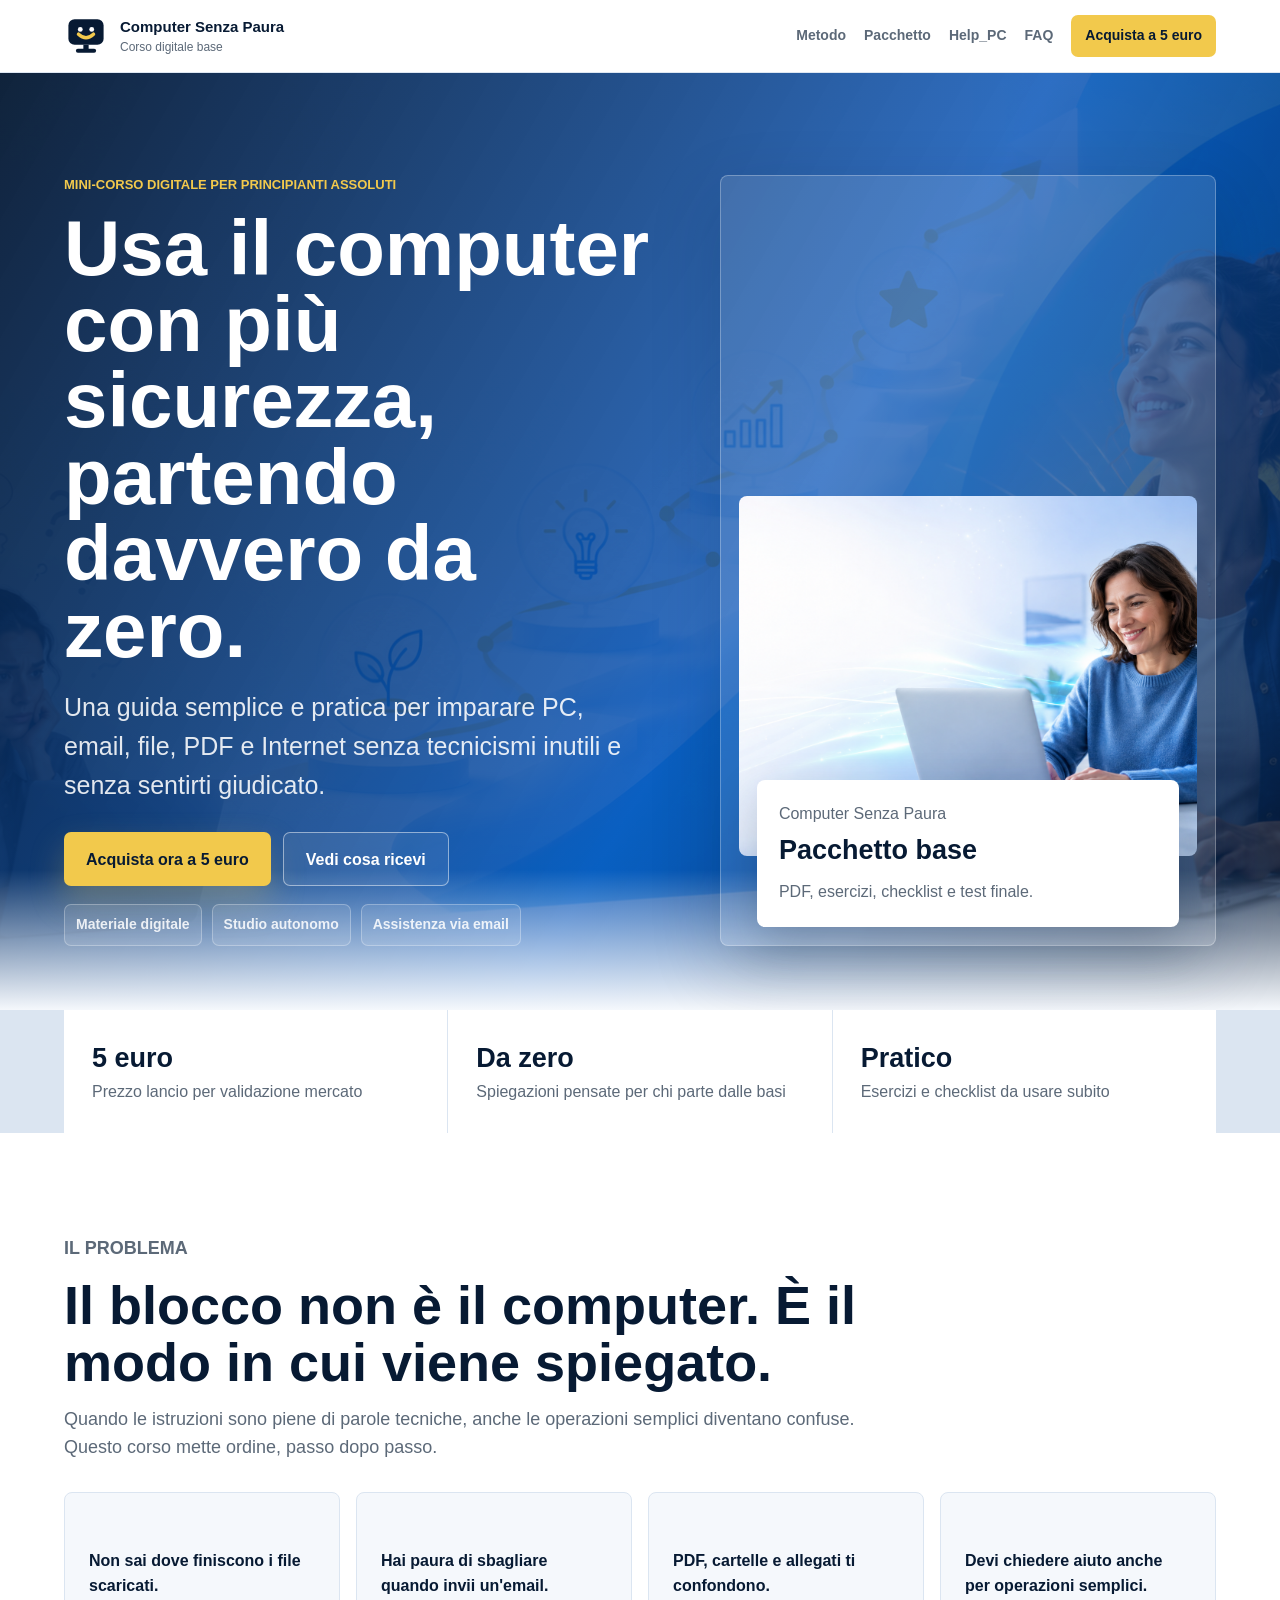
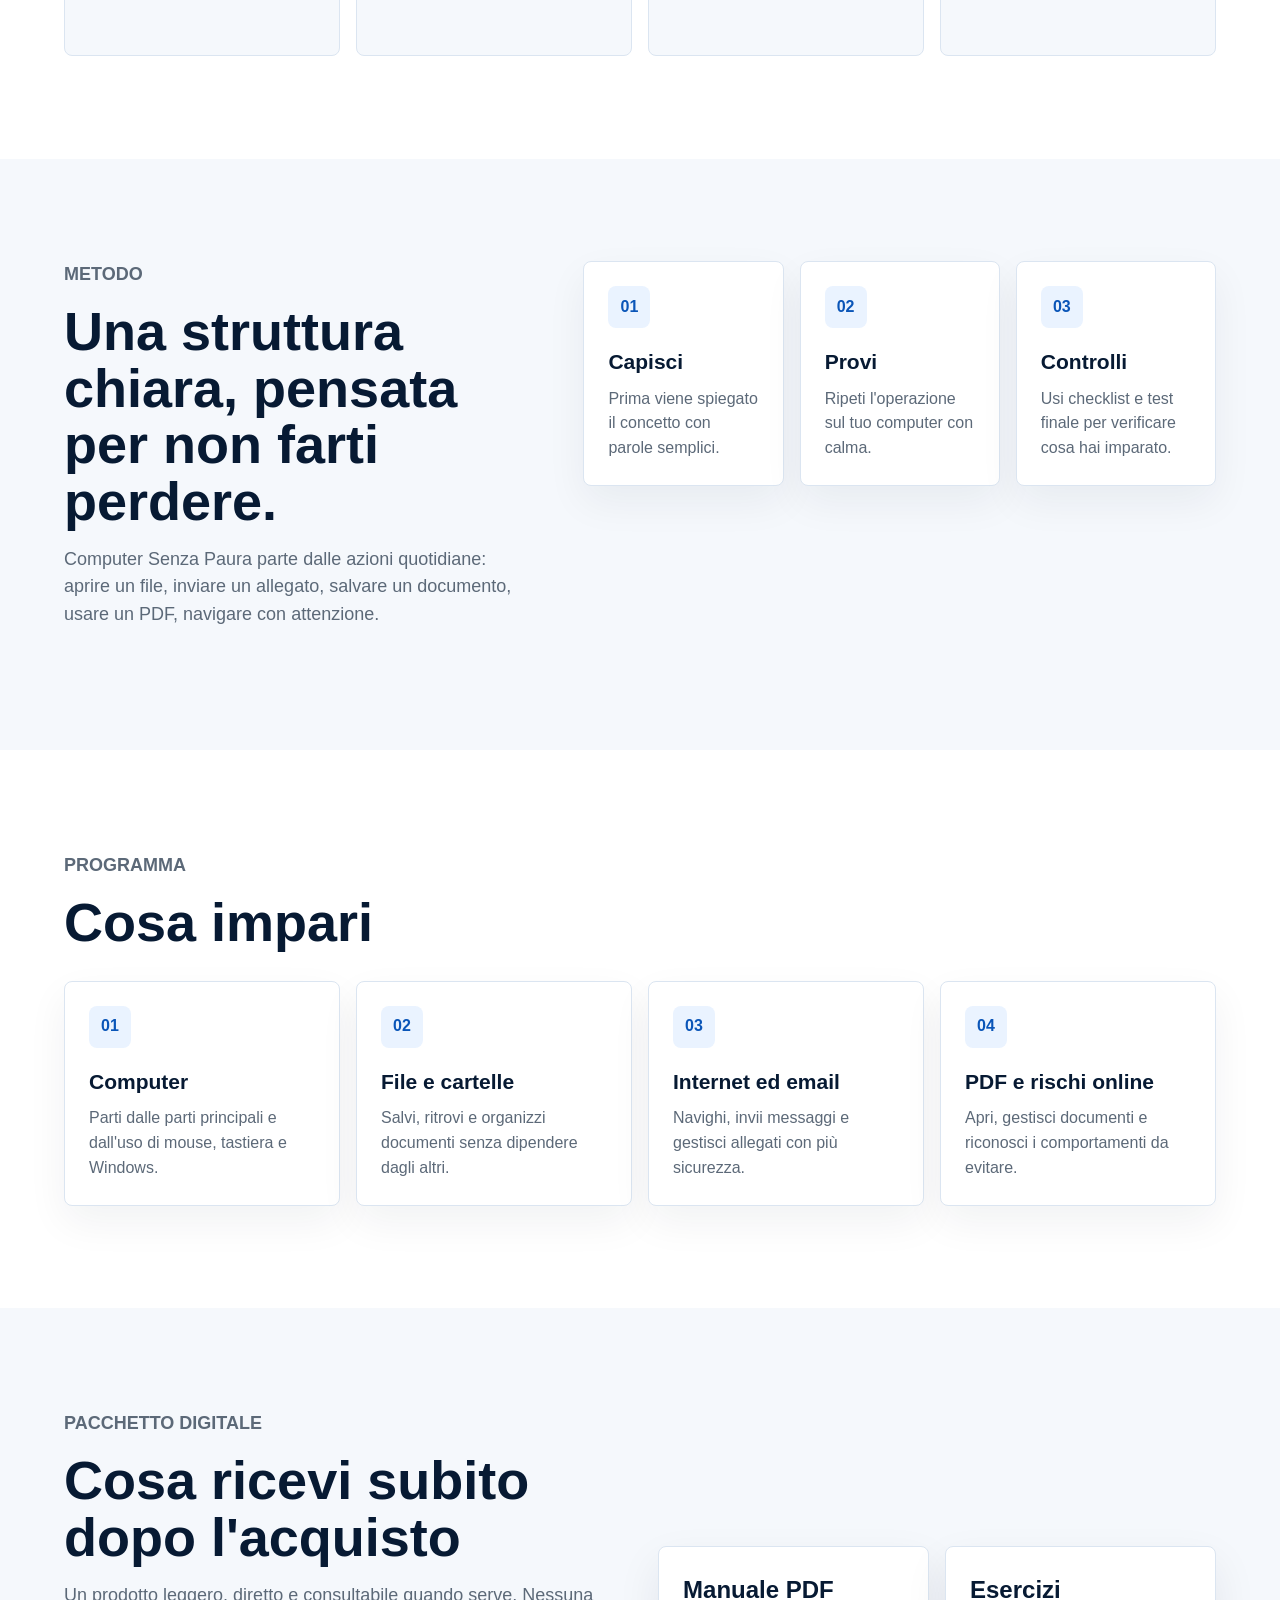
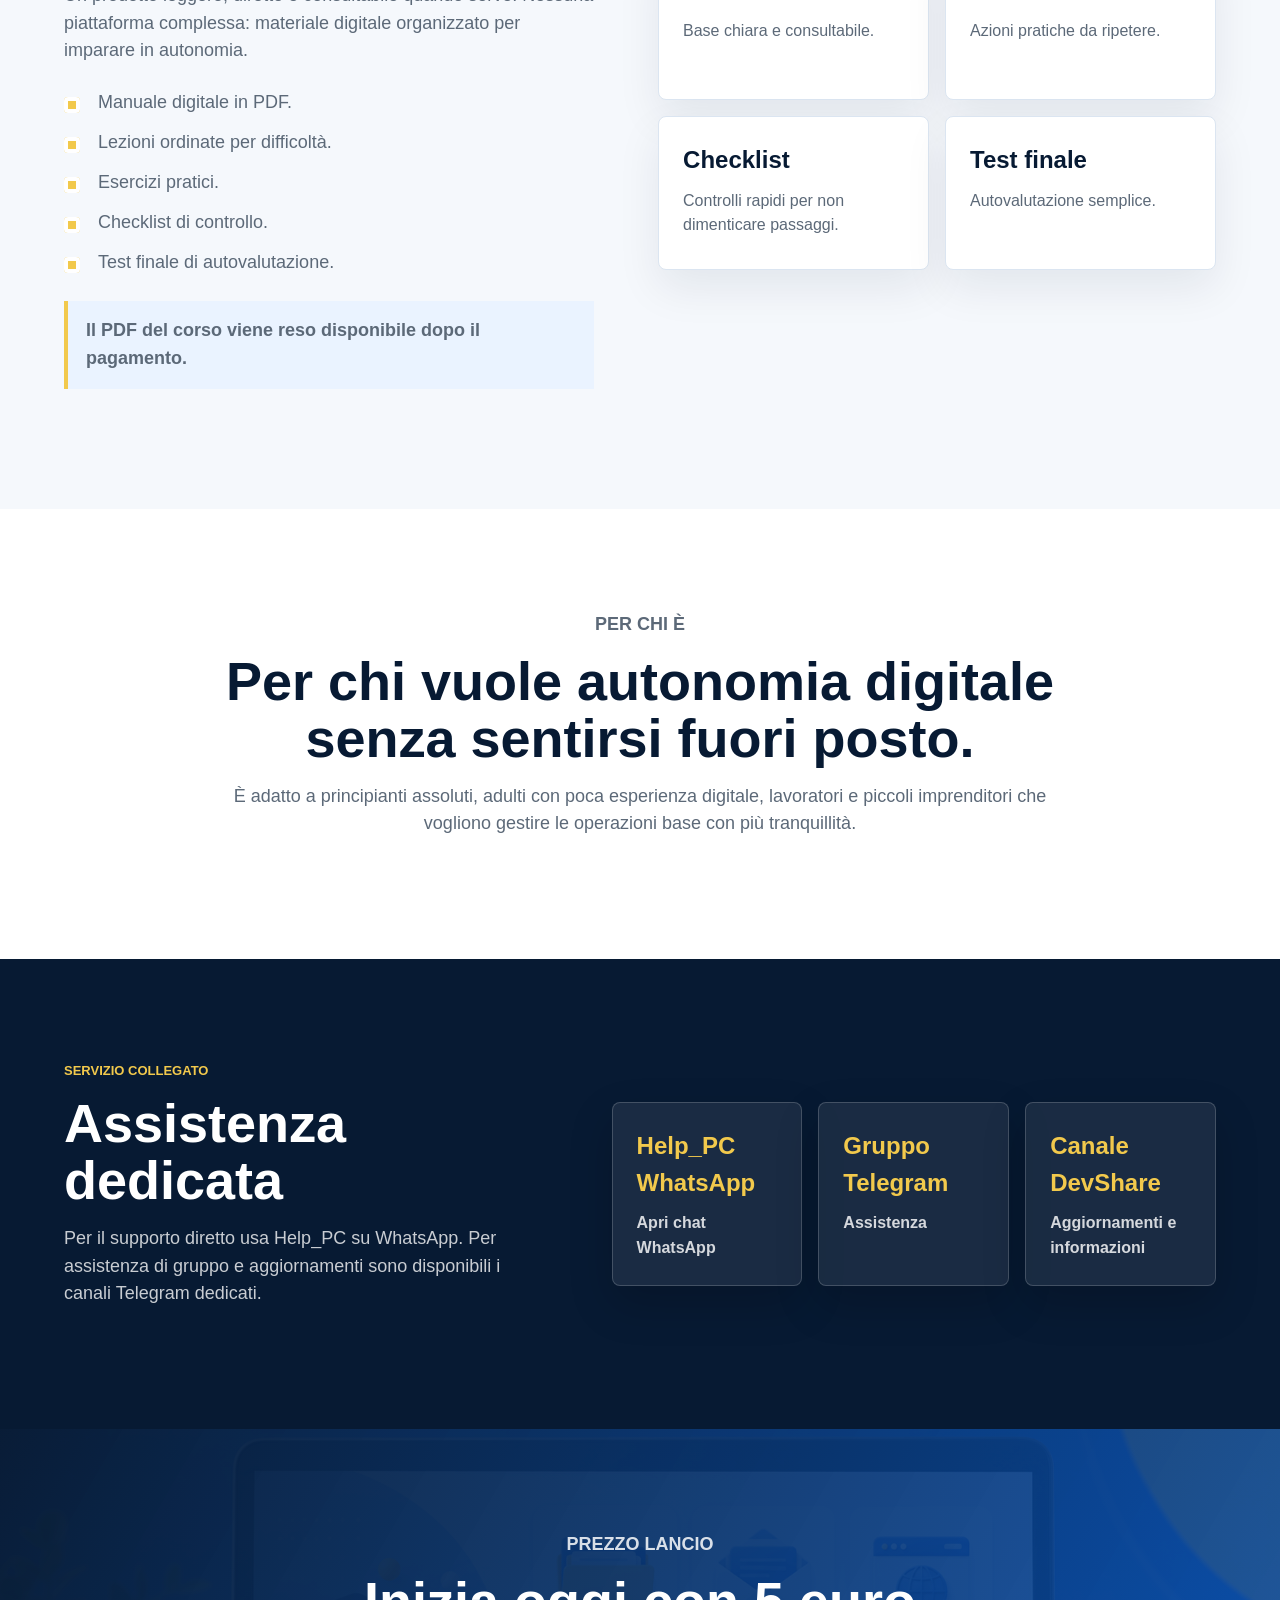
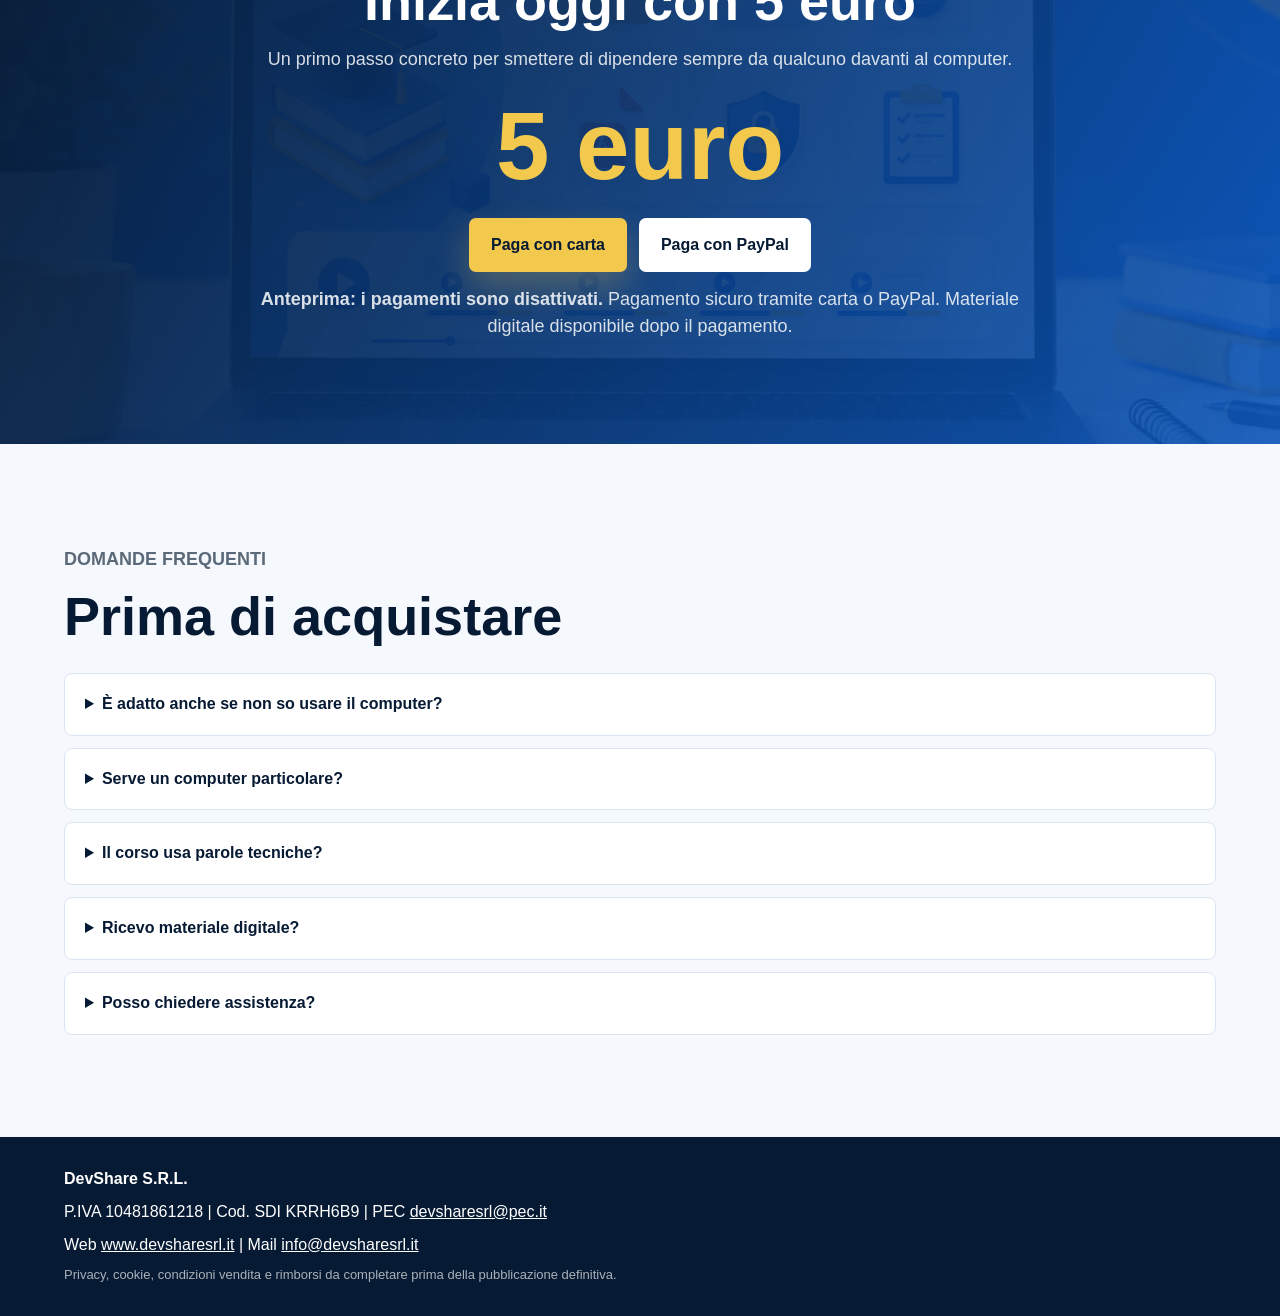
<file: index.html>
<!doctype html>
<html lang="it">
  <head>
    <meta charset="utf-8">
    <meta name="robots" content="noindex,nofollow">
    <meta name="viewport" content="width=device-width, initial-scale=1">
    <title>Computer Senza Paura | Corso base per imparare da zero</title>
    <meta name="description" content="Impara da zero a usare PC, email, file, PDF e Internet con spiegazioni semplici e senza stress. Prezzo lancio 5 euro.">
    <meta property="og:title" content="Computer Senza Paura">
    <meta property="og:description" content="Il corso base per imparare da zero, senza stress.">
    <meta property="og:type" content="website">
    <meta property="og:url" content="https://lezioni.devsharesrl.it/">
    <meta property="og:image" content="https://lezioni.devsharesrl.it/assets/logo/social-1080.png">
    <meta property="og:image:type" content="image/png">
    <meta property="og:image:width" content="1080">
    <meta property="og:image:height" content="1080">
    <meta property="og:image:alt" content="Logo di Computer Senza Paura: un monitor che sorride">
    <meta name="twitter:card" content="summary">
    <meta name="twitter:title" content="Computer Senza Paura">
    <meta name="twitter:description" content="Il corso base per imparare da zero, senza stress.">
    <meta name="twitter:image" content="https://lezioni.devsharesrl.it/assets/logo/social-1080.png">
    <meta name="twitter:image:alt" content="Logo di Computer Senza Paura: un monitor che sorride">
    <link rel="icon" href="favicon.ico" sizes="16x16 32x32 48x48">
    <link rel="icon" href="favicon.svg" type="image/svg+xml">
    <link rel="apple-touch-icon" href="apple-touch-icon.png">
    <link rel="stylesheet" href="styles.css">
    <script src="app.js" defer></script>
  </head>
  <body>
    <a class="skip-link" href="#contenuto">Vai al contenuto</a>

    <header class="site-header" aria-label="Intestazione">
      <a class="brand" href="#top" aria-label="Computer Senza Paura">
        <img class="brand-mark" src="assets/logo/simbolo.svg" alt="" width="44" height="44">
        <span>
          <strong>Computer Senza Paura</strong>
          <small>Corso digitale base</small>
        </span>
      </a>
      <nav class="header-actions" aria-label="Navigazione principale">
        <a href="#metodo">Metodo</a>
        <a href="#cosa-ricevi">Pacchetto</a>
        <a href="#help-pc">Help_PC</a>
        <a href="#faq">FAQ</a>
        <a class="nav-cta" href="#acquista">Acquista a 5 euro</a>
      </nav>
    </header>

    <main id="contenuto">
      <section class="hero" id="top">
        <div class="hero-copy">
          <p class="eyebrow">Mini-corso digitale per principianti assoluti</p>
          <h1>Usa il computer con più sicurezza, partendo davvero da zero.</h1>
          <p class="lead">Una guida semplice e pratica per imparare PC, email, file, PDF e Internet senza tecnicismi inutili e senza sentirti giudicato.</p>
          <div class="hero-actions">
            <a class="button button-primary" href="#acquista" data-event="cta_click">Acquista ora a 5 euro</a>
            <a class="button button-secondary" href="#cosa-ricevi">Vedi cosa ricevi</a>
          </div>
          <div class="trust-row" aria-label="Informazioni prodotto">
            <span>Materiale digitale</span>
            <span>Studio autonomo</span>
            <span>Assistenza via email</span>
          </div>
        </div>
        <aside class="product-preview" aria-label="Riepilogo prodotto">
          <img src="assets/images/wide_clean_modern_lifestyle_tech_stock_photo_sce.png" alt="Persona che usa un computer in modo sereno">
          <div class="preview-card">
            <p>Computer Senza Paura</p>
            <strong>Pacchetto base</strong>
            <span>PDF, esercizi, checklist e test finale.</span>
          </div>
        </aside>
      </section>

      <section class="value-strip" aria-label="Valore principale">
        <div>
          <strong>5 euro</strong>
          <span>Prezzo lancio per validazione mercato</span>
        </div>
        <div>
          <strong>Da zero</strong>
          <span>Spiegazioni pensate per chi parte dalle basi</span>
        </div>
        <div>
          <strong>Pratico</strong>
          <span>Esercizi e checklist da usare subito</span>
        </div>
      </section>

      <section class="problem band">
        <div class="section-copy">
          <p class="eyebrow">Il problema</p>
          <h2>Il blocco non è il computer. È il modo in cui viene spiegato.</h2>
          <p>Quando le istruzioni sono piene di parole tecniche, anche le operazioni semplici diventano confuse. Questo corso mette ordine, passo dopo passo.</p>
        </div>
        <div class="check-grid" aria-label="Difficoltà comuni">
          <div>Non sai dove finiscono i file scaricati.</div>
          <div>Hai paura di sbagliare quando invii un'email.</div>
          <div>PDF, cartelle e allegati ti confondono.</div>
          <div>Devi chiedere aiuto anche per operazioni semplici.</div>
        </div>
      </section>

      <section class="method" id="metodo">
        <div class="method-copy">
          <p class="eyebrow">Metodo</p>
          <h2>Una struttura chiara, pensata per non farti perdere.</h2>
          <p>Computer Senza Paura parte dalle azioni quotidiane: aprire un file, inviare un allegato, salvare un documento, usare un PDF, navigare con attenzione.</p>
        </div>
        <div class="method-steps">
          <article><span>01</span><h3>Capisci</h3><p>Prima viene spiegato il concetto con parole semplici.</p></article>
          <article><span>02</span><h3>Provi</h3><p>Ripeti l'operazione sul tuo computer con calma.</p></article>
          <article><span>03</span><h3>Controlli</h3><p>Usi checklist e test finale per verificare cosa hai imparato.</p></article>
        </div>
      </section>

      <section class="learning band" id="cosa-impari">
        <div class="section-copy">
          <p class="eyebrow">Programma</p>
          <h2>Cosa impari</h2>
        </div>
        <div class="feature-grid">
          <article><span>01</span><h3>Computer</h3><p>Parti dalle parti principali e dall'uso di mouse, tastiera e Windows.</p></article>
          <article><span>02</span><h3>File e cartelle</h3><p>Salvi, ritrovi e organizzi documenti senza dipendere dagli altri.</p></article>
          <article><span>03</span><h3>Internet ed email</h3><p>Navighi, invii messaggi e gestisci allegati con più sicurezza.</p></article>
          <article><span>04</span><h3>PDF e rischi online</h3><p>Apri, gestisci documenti e riconosci i comportamenti da evitare.</p></article>
        </div>
      </section>

      <section class="package" id="cosa-ricevi">
        <div>
          <p class="eyebrow">Pacchetto digitale</p>
          <h2>Cosa ricevi subito dopo l'acquisto</h2>
          <p>Un prodotto leggero, diretto e consultabile quando serve. Nessuna piattaforma complessa: materiale digitale organizzato per imparare in autonomia.</p>
          <ul class="clean-list">
            <li>Manuale digitale in PDF.</li>
            <li>Lezioni ordinate per difficoltà.</li>
            <li>Esercizi pratici.</li>
            <li>Checklist di controllo.</li>
            <li>Test finale di autovalutazione.</li>
          </ul>
          <p class="delivery-note">Il PDF del corso viene reso disponibile dopo il pagamento.</p>
        </div>
        <div class="package-summary" aria-label="Materiali inclusi">
          <div><strong>Manuale PDF</strong><span>Base chiara e consultabile.</span></div>
          <div><strong>Esercizi</strong><span>Azioni pratiche da ripetere.</span></div>
          <div><strong>Checklist</strong><span>Controlli rapidi per non dimenticare passaggi.</span></div>
          <div><strong>Test finale</strong><span>Autovalutazione semplice.</span></div>
        </div>
      </section>

      <section class="audience band">
        <div class="section-copy">
          <p class="eyebrow">Per chi è</p>
          <h2>Per chi vuole autonomia digitale senza sentirsi fuori posto.</h2>
          <p>È adatto a principianti assoluti, adulti con poca esperienza digitale, lavoratori e piccoli imprenditori che vogliono gestire le operazioni base con più tranquillità.</p>
        </div>
      </section>

      <section class="help-service" id="help-pc">
        <div class="help-copy">
          <p class="eyebrow">Servizio collegato</p>
          <h2>Assistenza dedicata</h2>
          <p>Per il supporto diretto usa Help_PC su WhatsApp. Per assistenza di gruppo e aggiornamenti sono disponibili i canali Telegram dedicati.</p>
        </div>
        <div class="help-actions" aria-label="Contatti Help_PC">
          <a class="help-card" href="https://wa.me/393886969100" target="_blank" rel="noopener">
            <strong>Help_PC WhatsApp</strong>
            <span>Apri chat WhatsApp</span>
          </a>
          <a class="help-card" href="https://t.me/DevShare_Assistenza" target="_blank" rel="noopener">
            <strong>Gruppo Telegram</strong>
            <span>Assistenza</span>
          </a>
          <a class="help-card" href="https://t.me/devshareac" target="_blank" rel="noopener">
            <strong>Canale DevShare</strong>
            <span>Aggiornamenti e informazioni</span>
          </a>
        </div>
      </section>

      <section class="offer" id="acquista">
        <div class="offer-panel">
          <p class="eyebrow">Prezzo lancio</p>
          <h2>Inizia oggi con 5 euro</h2>
          <p>Un primo passo concreto per smettere di dipendere sempre da qualcuno davanti al computer.</p>
          <div class="price" aria-label="Prezzo 5 euro">5 euro</div>
          <div class="payment-actions" aria-label="Metodi di pagamento">
            <a class="button button-primary checkout-link" href="#acquista" data-event="checkout_open">Paga con carta</a>
            <a class="button button-paypal" href="#acquista" data-event="paypal_open">Paga con PayPal</a>
          </div>
          <p class="microcopy"><strong>Anteprima: i pagamenti sono disattivati.</strong> Pagamento sicuro tramite carta o PayPal. Materiale digitale disponibile dopo il pagamento.</p>
        </div>
      </section>

      <section class="faq" id="faq">
        <div class="section-copy">
          <p class="eyebrow">Domande frequenti</p>
          <h2>Prima di acquistare</h2>
        </div>
        <div class="faq-list">
          <details>
            <summary>È adatto anche se non so usare il computer?</summary>
            <p>Sì. Il corso è pensato per principianti assoluti.</p>
          </details>
          <details>
            <summary>Serve un computer particolare?</summary>
            <p>È sufficiente un normale computer Windows per seguire gli esempi principali.</p>
          </details>
          <details>
            <summary>Il corso usa parole tecniche?</summary>
            <p>Solo quando necessario, sempre accompagnate da una spiegazione semplice.</p>
          </details>
          <details>
            <summary>Ricevo materiale digitale?</summary>
            <p>Sì. Il corso è disponibile come PDF digitale consultabile dopo il pagamento.</p>
          </details>
          <details>
            <summary>Posso chiedere assistenza?</summary>
            <p>Per informazioni puoi scrivere a <a href="mailto:info@devsharesrl.it">info@devsharesrl.it</a>.</p>
          </details>
        </div>
      </section>
    </main>

    <footer class="site-footer">
      <strong>DevShare S.R.L.</strong>
      <span>P.IVA 10481861218 | Cod. SDI KRRH6B9 | PEC <a href="mailto:devsharesrl@pec.it">devsharesrl@pec.it</a></span>
      <span>Web <a href="https://www.devsharesrl.it">www.devsharesrl.it</a> | Mail <a href="mailto:info@devsharesrl.it">info@devsharesrl.it</a></span>
      <span class="footer-note">Privacy, cookie, condizioni vendita e rimborsi da completare prima della pubblicazione definitiva.</span>
    </footer>
  </body>
</html>
</file>
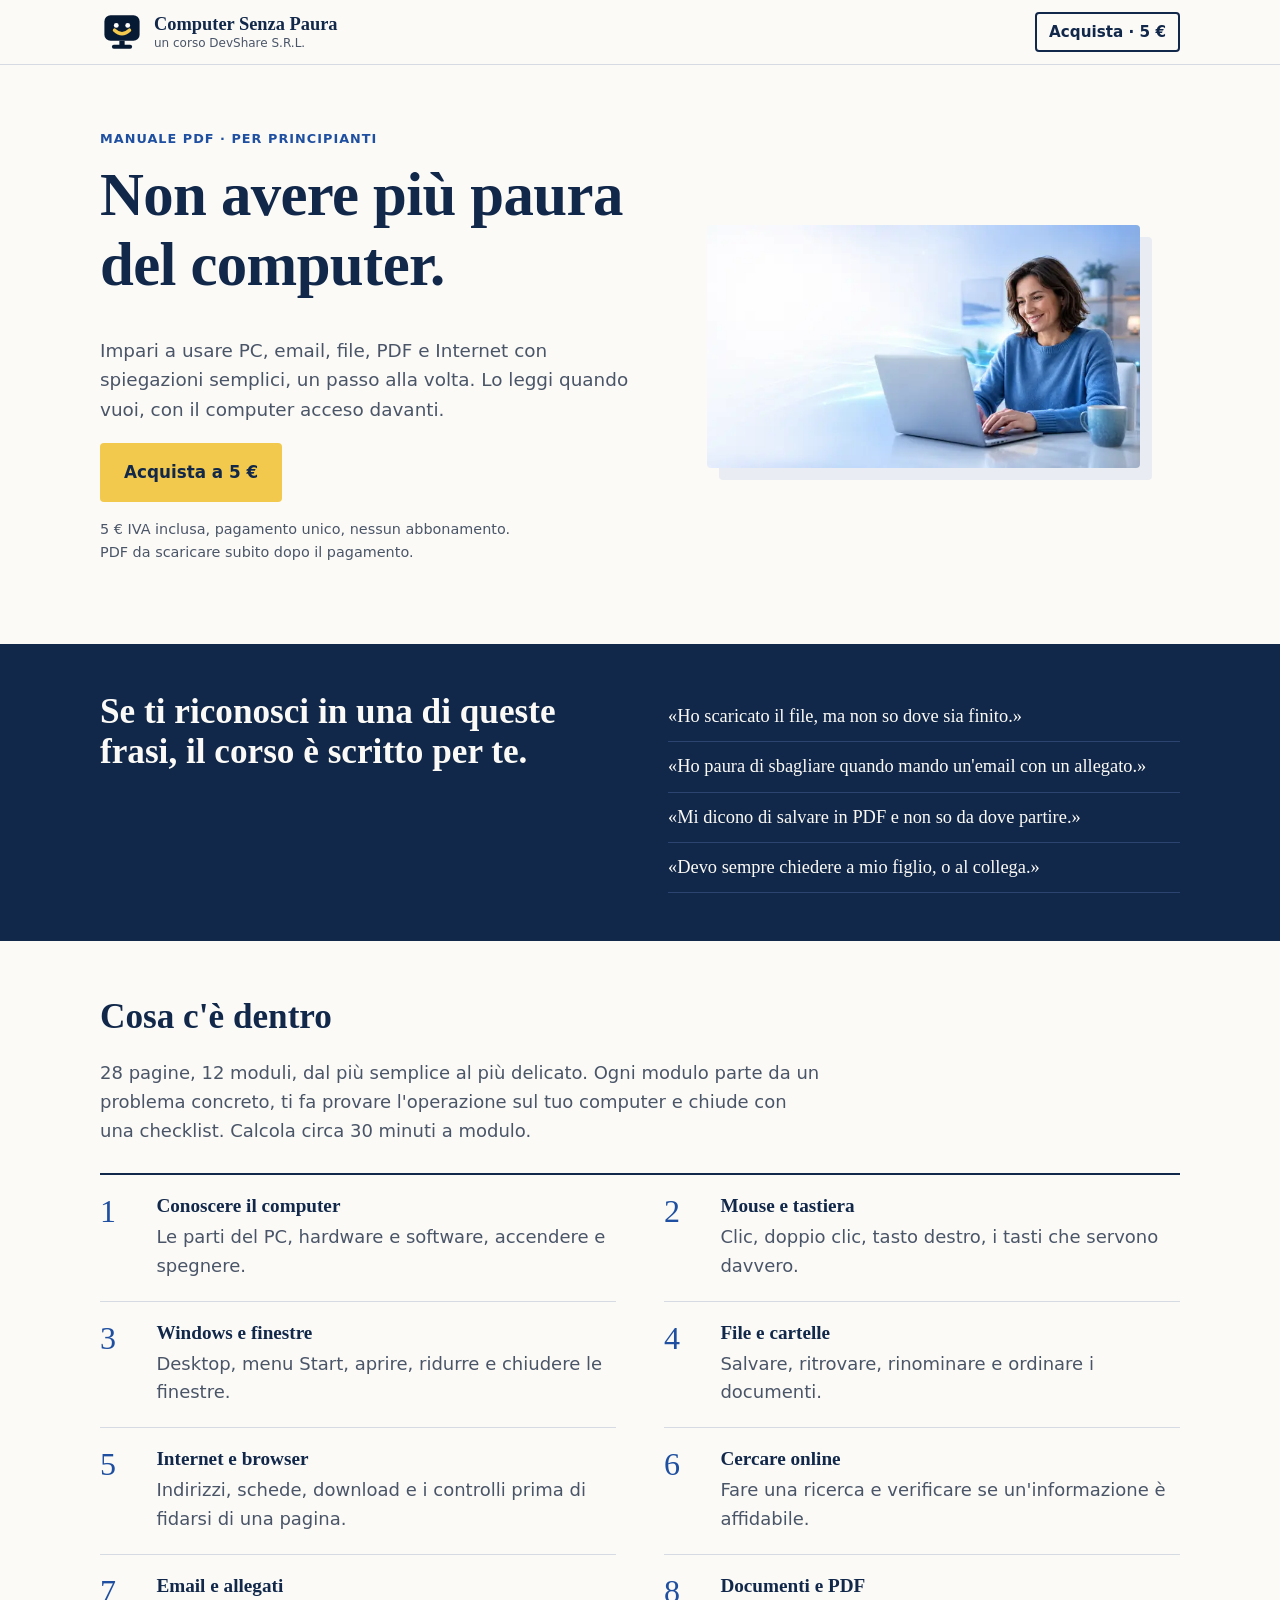
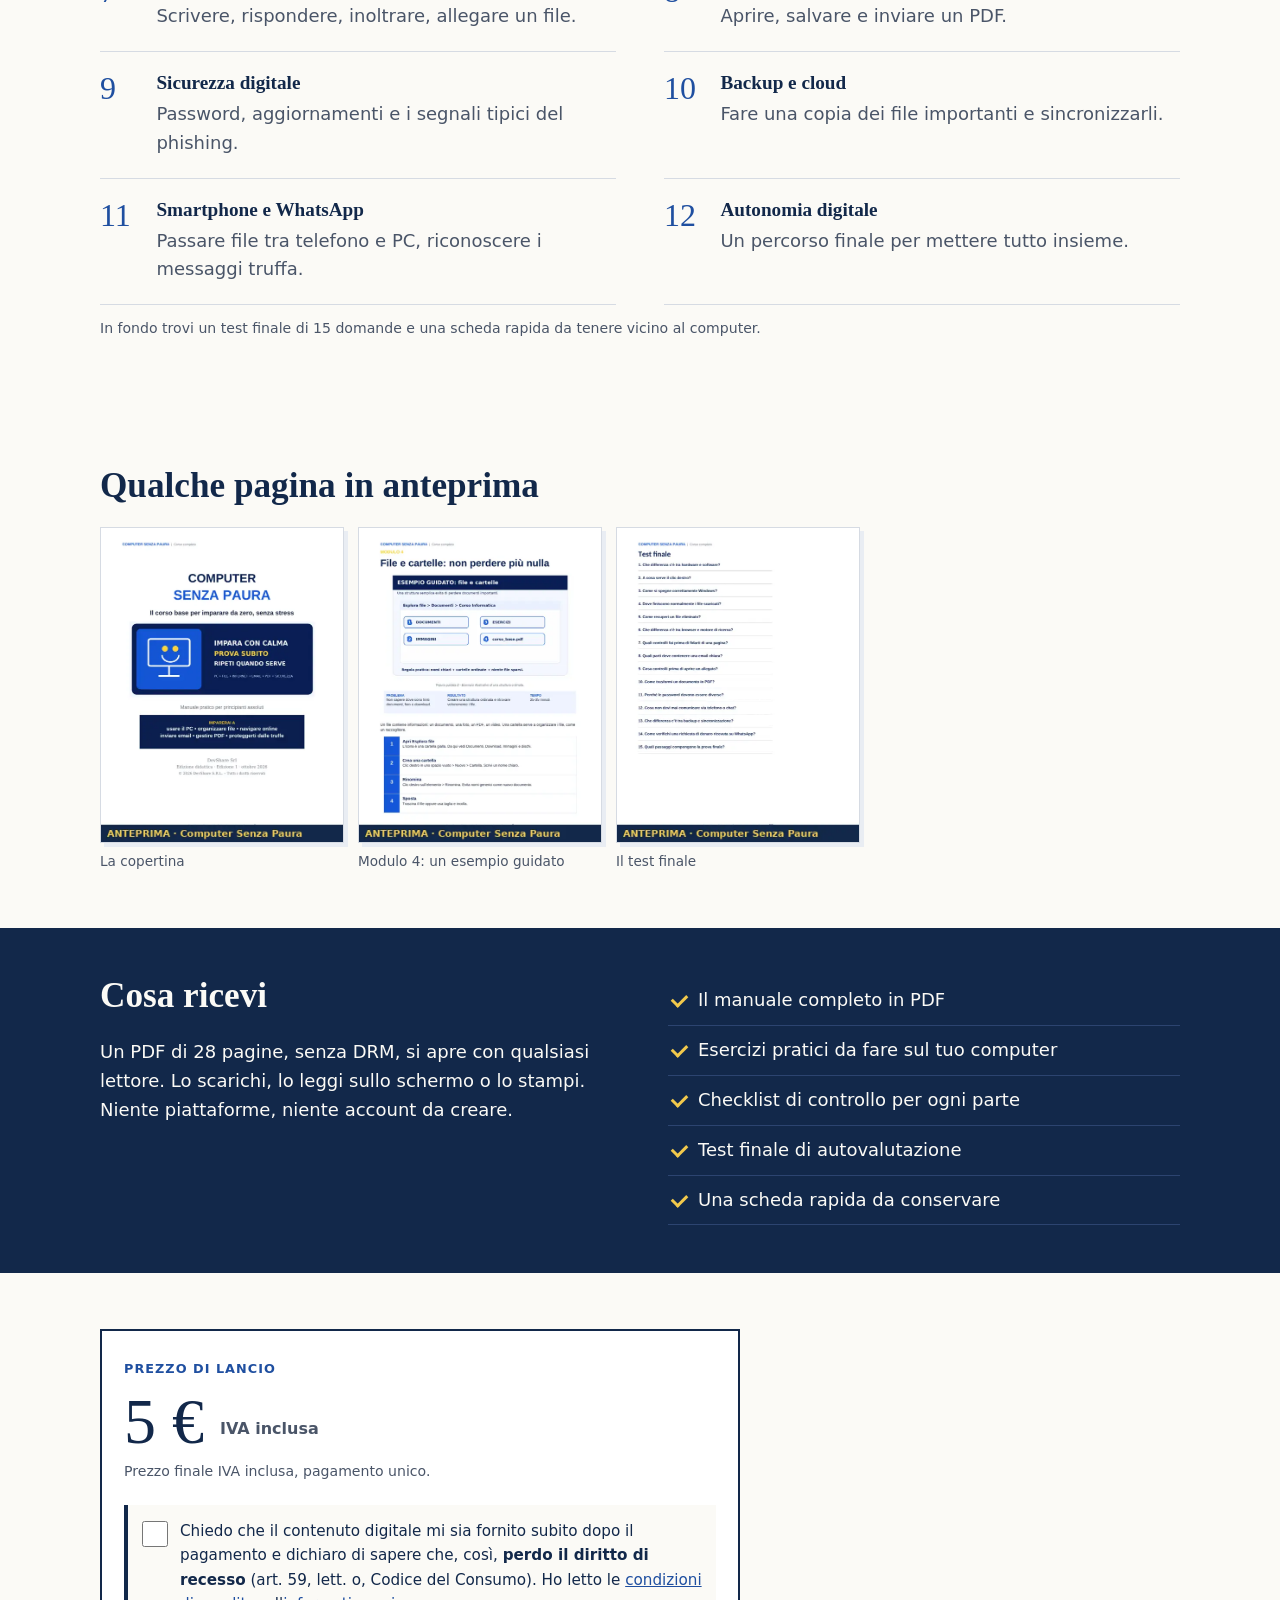
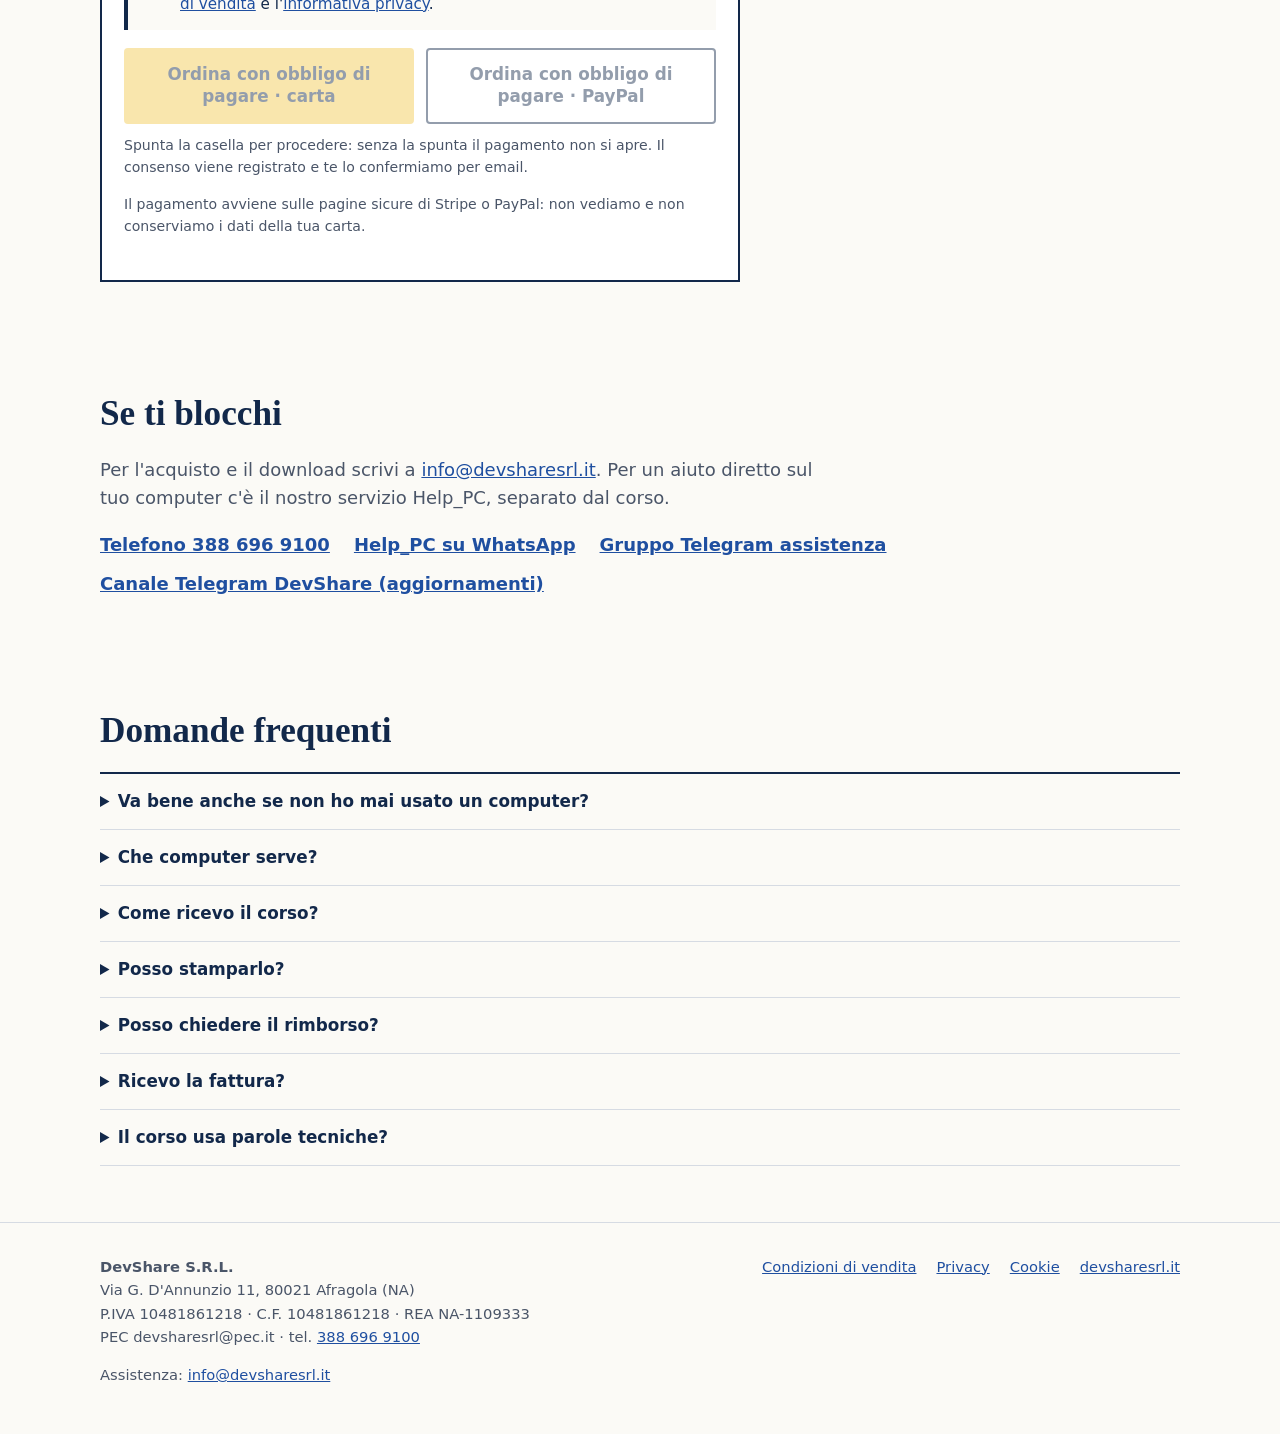
<file: nuovo-sito/index.html>
<!doctype html>
<html lang="it">
<head>
<meta charset="utf-8">
<meta name="viewport" content="width=device-width, initial-scale=1">
<meta http-equiv="Content-Security-Policy" content="default-src 'self'; script-src 'self'; style-src 'self'; img-src 'self' data:; font-src 'self'; connect-src 'self'; object-src 'none'; base-uri 'self'; form-action 'self' https://buy.stripe.com https://www.paypal.com; upgrade-insecure-requests">
<meta name="referrer" content="strict-origin-when-cross-origin">
<meta property="og:title" content="Computer Senza Paura · corso PDF per principianti">
<meta property="og:description" content="12 moduli, esercizi, checklist e test finale. 5 €.">
<meta property="og:type" content="product">
<meta property="og:url" content="https://lezioni.devsharesrl.it/">
<meta property="og:image" content="https://lezioni.devsharesrl.it/assets/logo/social-1080.png">
<meta property="og:image:type" content="image/png">
<meta property="og:image:width" content="1080">
<meta property="og:image:height" content="1080">
<meta property="og:image:alt" content="Logo di Computer Senza Paura: un monitor che sorride">
<meta name="twitter:card" content="summary">
<meta name="twitter:title" content="Computer Senza Paura · corso PDF per principianti">
<meta name="twitter:description" content="12 moduli, esercizi, checklist e test finale. 5 €.">
<meta name="twitter:image" content="https://lezioni.devsharesrl.it/assets/logo/social-1080.png">
<meta name="twitter:image:alt" content="Logo di Computer Senza Paura: un monitor che sorride">
<meta name="robots" content="noindex, nofollow, noarchive">
<title>Computer Senza Paura · corso PDF per principianti · 5 €</title>
<meta name="description" content="Manuale PDF per chi parte da zero: file e cartelle, email e allegati, PDF, Internet con prudenza. Esercizi e checklist. 5 €, di DevShare S.R.L.">
<link rel="icon" href="favicon.ico?v=20261019" sizes="16x16 32x32 48x48">
<link rel="icon" href="favicon.svg?v=20261019" type="image/svg+xml">
<link rel="apple-touch-icon" href="apple-touch-icon.png?v=20261019">
<link rel="stylesheet" href="styles.css?v=20261019">
</head>
<body>
<a class="skip" href="#main">Vai al contenuto</a>
<header class="top">
  <div class="wrap top-in">
    <a class="brand" href="./"><img class="brand-mark" src="assets/logo/simbolo.svg?v=20261019" alt="" width="44" height="44"><span>Computer Senza Paura<small>un corso DevShare S.R.L.</small></span></a>
    <a class="top-buy" href="#acquista">Acquista · 5 €</a>
  </div>
</header>

<main id="main">
<section class="hero wrap">
  <div class="hero-text">
    <p class="kicker">Manuale PDF · per principianti</p>
    <h1>Non avere più paura del computer.</h1>
    <p class="lead">Impari a usare PC, email, file, PDF e Internet con spiegazioni semplici, un passo alla volta. Lo leggi quando vuoi, con il computer acceso davanti.</p>
    <div class="price-row">
      <a class="btn" href="#acquista">Acquista a 5 €</a>
      <p class="price-note">5 € IVA inclusa, pagamento unico, nessun abbonamento.<br>PDF da scaricare subito dopo il pagamento.</p>
    </div>
  </div>
  <figure class="hero-img">
    <picture>
      <source type="image/webp" srcset="assets/img/foto-720.webp 720w, assets/img/foto-1280.webp 1280w" sizes="(min-width: 900px) 560px, 100vw">
      <img src="assets/img/foto-720.jpg" width="720" height="405" alt="Una persona alla scrivania davanti a un computer portatile" fetchpriority="high">
    </picture>
  </figure>
</section>

<section class="band">
  <div class="wrap two">
    <h2>Se ti riconosci in una di queste frasi, il corso è scritto per te.</h2>
    <ul class="plain">
      <li>«Ho scaricato il file, ma non so dove sia finito.»</li>
      <li>«Ho paura di sbagliare quando mando un'email con un allegato.»</li>
      <li>«Mi dicono di salvare in PDF e non so da dove partire.»</li>
      <li>«Devo sempre chiedere a mio figlio, o al collega.»</li>
    </ul>
  </div>
</section>

<section class="wrap section" id="programma">
  <h2>Cosa c'è dentro</h2>
  <p class="intro">28 pagine, 12 moduli, dal più semplice al più delicato. Ogni modulo parte da un problema concreto, ti fa provare l'operazione sul tuo computer e chiude con una checklist. Calcola circa 30 minuti a modulo.</p>
  <ol class="chapters">
    <li><span class="n">1</span><div><h3>Conoscere il computer</h3><p>Le parti del PC, hardware e software, accendere e spegnere.</p></div></li>
    <li><span class="n">2</span><div><h3>Mouse e tastiera</h3><p>Clic, doppio clic, tasto destro, i tasti che servono davvero.</p></div></li>
    <li><span class="n">3</span><div><h3>Windows e finestre</h3><p>Desktop, menu Start, aprire, ridurre e chiudere le finestre.</p></div></li>
    <li><span class="n">4</span><div><h3>File e cartelle</h3><p>Salvare, ritrovare, rinominare e ordinare i documenti.</p></div></li>
    <li><span class="n">5</span><div><h3>Internet e browser</h3><p>Indirizzi, schede, download e i controlli prima di fidarsi di una pagina.</p></div></li>
    <li><span class="n">6</span><div><h3>Cercare online</h3><p>Fare una ricerca e verificare se un'informazione è affidabile.</p></div></li>
    <li><span class="n">7</span><div><h3>Email e allegati</h3><p>Scrivere, rispondere, inoltrare, allegare un file.</p></div></li>
    <li><span class="n">8</span><div><h3>Documenti e PDF</h3><p>Aprire, salvare e inviare un PDF.</p></div></li>
    <li><span class="n">9</span><div><h3>Sicurezza digitale</h3><p>Password, aggiornamenti e i segnali tipici del phishing.</p></div></li>
    <li><span class="n">10</span><div><h3>Backup e cloud</h3><p>Fare una copia dei file importanti e sincronizzarli.</p></div></li>
    <li><span class="n">11</span><div><h3>Smartphone e WhatsApp</h3><p>Passare file tra telefono e PC, riconoscere i messaggi truffa.</p></div></li>
    <li><span class="n">12</span><div><h3>Autonomia digitale</h3><p>Un percorso finale per mettere tutto insieme.</p></div></li>
  </ol>
  <p class="small">In fondo trovi un test finale di 15 domande e una scheda rapida da tenere vicino al computer.</p>
</section>

<section class="wrap section" id="anteprima">
  <h2>Qualche pagina in anteprima</h2>
  <div class="pages">
    <figure class="page"><img src="assets/img/anteprima-p1.webp" width="560" height="725" loading="lazy" alt="Copertina del manuale Computer Senza Paura"><figcaption>La copertina</figcaption></figure>
    <figure class="page"><img src="assets/img/anteprima-p9.webp" width="560" height="725" loading="lazy" alt="Pagina del modulo 4, File e cartelle, con un esempio guidato"><figcaption>Modulo 4: un esempio guidato</figcaption></figure>
    <figure class="page"><img src="assets/img/anteprima-p27.webp" width="560" height="725" loading="lazy" alt="Pagina del test finale con le domande di autovalutazione"><figcaption>Il test finale</figcaption></figure>
  </div>
</section>

<section class="band">
  <div class="wrap two">
    <div>
      <h2>Cosa ricevi</h2>
      <p>Un PDF di 28 pagine, senza DRM, si apre con qualsiasi lettore. Lo scarichi, lo leggi sullo schermo o lo stampi. Niente piattaforme, niente account da creare.</p>
    </div>
    <ul class="checks">
      <li>Il manuale completo in PDF</li>
      <li>Esercizi pratici da fare sul tuo computer</li>
      <li>Checklist di controllo per ogni parte</li>
      <li>Test finale di autovalutazione</li>
      <li>Una scheda rapida da conservare</li>
    </ul>
  </div>
</section>

<section class="wrap section buy" id="acquista">
  <div class="buy-box">
    <p class="kicker">Prezzo di lancio</p>
    <p class="big-price">5 € <span class="iva">IVA inclusa</span></p>
    <p class="small">Prezzo finale IVA inclusa, pagamento unico.</p>
    <form class="consent-form" id="ordine" action="grazie-demo/" method="get">
      <div class="consent">
        <input type="checkbox" id="consenso" name="consenso" value="1" required aria-describedby="pay-hint">
        <label for="consenso">Chiedo che il contenuto digitale mi sia fornito subito dopo il pagamento e dichiaro di sapere che, così, <strong>perdo il diritto di recesso</strong> (art. 59, lett. o, Codice del Consumo). Ho letto le <a href="legal/termini.html">condizioni di vendita</a> e l'<a href="legal/privacy.html">informativa privacy</a>.</label>
      </div>
      <div class="pay" id="pay">
        <button class="btn pay-btn" type="submit" name="m" value="stripe">Ordina con obbligo di pagare · carta</button>
        <button class="btn btn-alt pay-btn" type="submit" name="m" value="paypal">Ordina con obbligo di pagare · PayPal</button>
      </div>
    </form>
    <p class="small" id="pay-hint">Spunta la casella per procedere: senza la spunta il pagamento non si apre. Il consenso viene registrato e te lo confermiamo per email.</p>
        <p class="small">Il pagamento avviene sulle pagine sicure di Stripe o PayPal: non vediamo e non conserviamo i dati della tua carta.</p>
  </div>
</section>


<section class="wrap section" id="assistenza">
  <h2>Se ti blocchi</h2>
  <p class="intro">Per l'acquisto e il download scrivi a <a href="mailto:info@devsharesrl.it">info@devsharesrl.it</a>. Per un aiuto diretto sul tuo computer c'è il nostro servizio Help_PC, separato dal corso.</p>
  <ul class="links">
    <li><a href="tel:+393886969100">Telefono 388 696 9100</a></li>
    <li><a href="https://wa.me/393886969100" rel="noopener noreferrer">Help_PC su WhatsApp</a></li>
    <li><a href="https://t.me/DevShare_Assistenza" rel="noopener noreferrer">Gruppo Telegram assistenza</a></li>
    <li><a href="https://t.me/devshareac" rel="noopener noreferrer">Canale Telegram DevShare (aggiornamenti)</a></li>
  </ul>
</section>

<section class="wrap section" id="faq">
  <h2>Domande frequenti</h2>
  <details><summary>Va bene anche se non ho mai usato un computer?</summary><p>Sì. Il corso parte dall'accensione del PC e da come si usa il mouse.</p></details>
  <details><summary>Che computer serve?</summary><p>Un normale computer con Windows. Gli esempi sono fatti su Windows; su Mac molti passaggi sono simili, ma le schermate sono diverse.</p></details>
  <details><summary>Come ricevo il corso?</summary><p>Dopo il pagamento si apre una pagina con il pulsante per scaricare il PDF e ti arriva un'email di conferma con lo stesso link e le condizioni di vendita. Ti consigliamo di salvarlo subito sul computer. Se qualcosa va storto, scrivi a info@devsharesrl.it indicando l'email usata per pagare.</p></details>
  <details><summary>Posso stamparlo?</summary><p>Sì, per uso personale.</p></details>
  <details><summary>Posso chiedere il rimborso?</summary><p>Trattandosi di contenuto digitale fornito subito, con il tuo consenso espresso il diritto di recesso non si applica. Se il file è danneggiato o non riesci a scaricarlo, te lo rimandiamo noi.</p></details>
  <details><summary>Ricevo la fattura?</summary><p>Sì. Se ti serve la fattura con i tuoi dati fiscali, scrivi a info@devsharesrl.it dopo l'acquisto.</p></details>
  <details><summary>Il corso usa parole tecniche?</summary><p>Solo quando servono, e ogni volta sono spiegate.</p></details>
</section>
</main>

<footer class="foot">
  <div class="wrap foot-in">
    <div>
      <p><strong>DevShare S.R.L.</strong><br>Via G. D'Annunzio 11, 80021 Afragola (NA)<br>P.IVA 10481861218 · C.F. 10481861218 · REA NA-1109333<br>PEC devsharesrl@pec.it · tel. <a href="tel:+393886969100">388 696 9100</a></p>
      <p>Assistenza: <a href="mailto:info@devsharesrl.it">info@devsharesrl.it</a></p>
    </div>
    <ul class="foot-links">
      <li><a href="legal/termini.html">Condizioni di vendita</a></li>
      <li><a href="legal/privacy.html">Privacy</a></li>
      <li><a href="legal/cookie.html">Cookie</a></li>
      <li><a href="https://www.devsharesrl.it" rel="noopener noreferrer">devsharesrl.it</a></li>
    </ul>
  </div>
</footer>
<script src="app.js"></script>
</body>
</html>
</file>
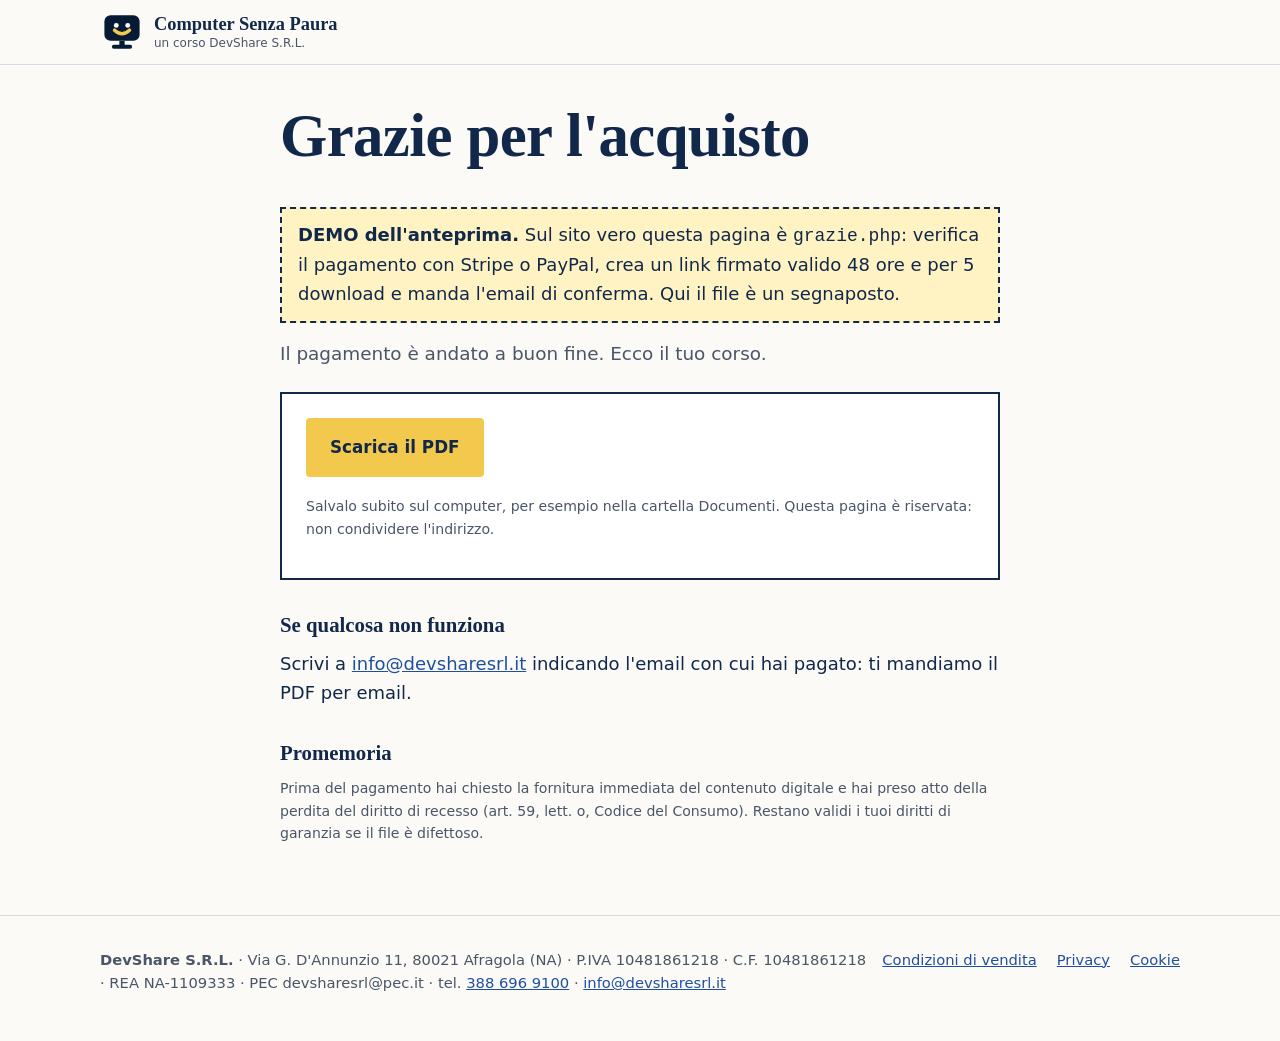
<file: nuovo-sito/grazie-demo/index.html>
<!doctype html>
<html lang="it">
<head>
<meta charset="utf-8">
<meta name="viewport" content="width=device-width, initial-scale=1">
<meta http-equiv="Content-Security-Policy" content="default-src 'self'; script-src 'self'; style-src 'self'; img-src 'self' data:; font-src 'self'; connect-src 'self'; object-src 'none'; base-uri 'self'; form-action 'none'; upgrade-insecure-requests">
<meta name="referrer" content="no-referrer">
<meta name="robots" content="noindex, nofollow, noarchive">
<title>Grazie per l'acquisto · Computer Senza Paura</title>
<link rel="icon" href="../favicon.ico?v=20261019" sizes="16x16 32x32 48x48">
<link rel="icon" href="../favicon.svg?v=20261019" type="image/svg+xml">
<link rel="apple-touch-icon" href="../apple-touch-icon.png?v=20261019">
<link rel="stylesheet" href="../styles.css?v=20261019">
</head>
<body>
<header class="top"><div class="wrap top-in"><a class="brand" href="../"><img class="brand-mark" src="../assets/logo/simbolo.svg?v=20261019" alt="" width="44" height="44"><span>Computer Senza Paura<small>un corso DevShare S.R.L.</small></span></a></div></header>
<main class="wrap doc">
<h1>Grazie per l'acquisto</h1>
<p class="demo"><strong>DEMO dell'anteprima.</strong> Sul sito vero questa pagina è <code>grazie.php</code>: verifica il pagamento con Stripe o PayPal, crea un link firmato valido 48 ore e per 5 download e manda l'email di conferma. Qui il file è un segnaposto.</p>
<p class="lead">Il pagamento è andato a buon fine. Ecco il tuo corso.</p>
<div class="download">
<p><a class="btn" href="esempio-segnaposto.pdf" download>Scarica il PDF</a></p>
<p class="small">Salvalo subito sul computer, per esempio nella cartella Documenti. Questa pagina è riservata: non condividere l'indirizzo.</p>
</div>
<h2>Se qualcosa non funziona</h2>
<p>Scrivi a <a href="mailto:info@devsharesrl.it">info@devsharesrl.it</a> indicando l'email con cui hai pagato: ti mandiamo il PDF per email.</p>
<h2>Promemoria</h2>
<p class="small">Prima del pagamento hai chiesto la fornitura immediata del contenuto digitale e hai preso atto della perdita del diritto di recesso (art. 59, lett. o, Codice del Consumo). Restano validi i tuoi diritti di garanzia se il file è difettoso.</p>
</main>
<footer class="foot"><div class="wrap foot-in"><div><p><strong>DevShare S.R.L.</strong> · Via G. D'Annunzio 11, 80021 Afragola (NA) · P.IVA 10481861218 · C.F. 10481861218 · REA NA-1109333 · PEC devsharesrl@pec.it · tel. <a href="tel:+393886969100">388 696 9100</a> · <a href="mailto:info@devsharesrl.it">info@devsharesrl.it</a></p></div>
<ul class="foot-links"><li><a href="../legal/termini.html">Condizioni di vendita</a></li><li><a href="../legal/privacy.html">Privacy</a></li><li><a href="../legal/cookie.html">Cookie</a></li></ul></div></footer>
</body>
</html>
</file>
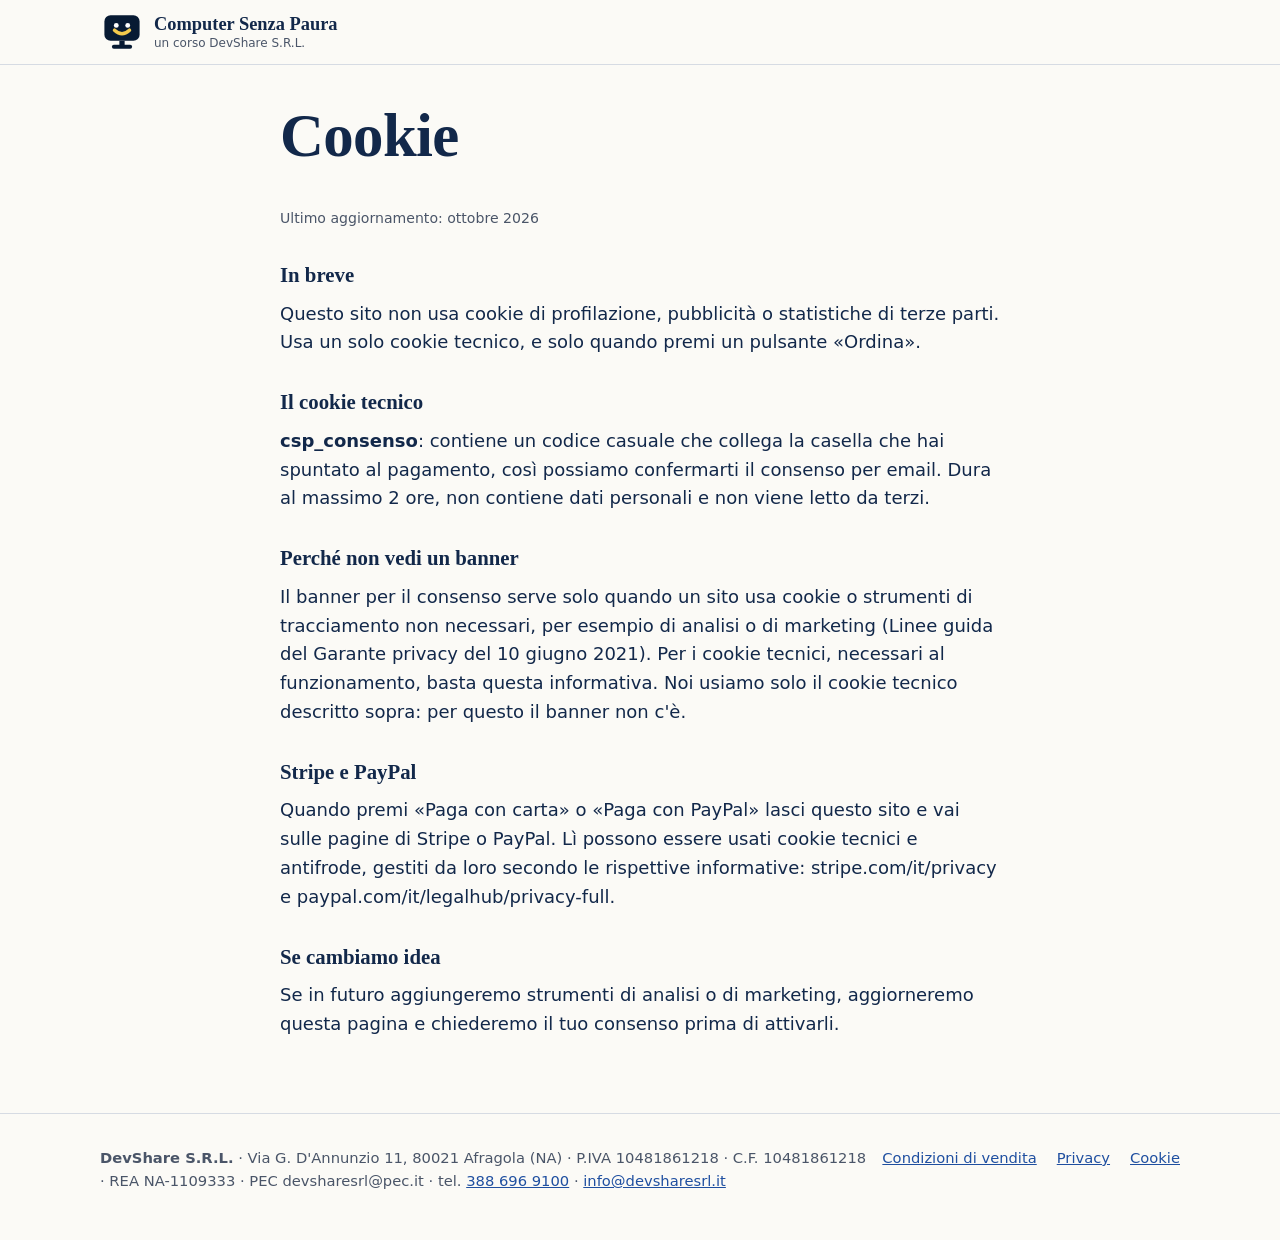
<file: nuovo-sito/legal/cookie.html>
<!doctype html>
<html lang="it">
<head>
<meta charset="utf-8">
<meta name="viewport" content="width=device-width, initial-scale=1">
<meta http-equiv="Content-Security-Policy" content="default-src 'self'; script-src 'self'; style-src 'self'; img-src 'self' data:; font-src 'self'; connect-src 'self'; object-src 'none'; base-uri 'self'; form-action 'none'; upgrade-insecure-requests">
<meta name="referrer" content="strict-origin-when-cross-origin">
<meta name="robots" content="noindex, nofollow, noarchive">
<meta name="description" content="Cookie di Computer Senza Paura: un solo cookie tecnico, nessun tracker, nessun banner.">
<title>Cookie · Computer Senza Paura</title>
<link rel="icon" href="../favicon.ico?v=20261019" sizes="16x16 32x32 48x48">
<link rel="icon" href="../favicon.svg?v=20261019" type="image/svg+xml">
<link rel="apple-touch-icon" href="../apple-touch-icon.png?v=20261019">
<link rel="stylesheet" href="../styles.css?v=20261019">
</head>
<body>
<header class="top"><div class="wrap top-in"><a class="brand" href="../"><img class="brand-mark" src="../assets/logo/simbolo.svg?v=20261019" alt="" width="44" height="44"><span>Computer Senza Paura<small>un corso DevShare S.R.L.</small></span></a></div></header>
<main class="wrap doc">
<h1>Cookie</h1>
<p class="small">Ultimo aggiornamento: ottobre 2026</p>
<h2>In breve</h2>
<p>Questo sito non usa cookie di profilazione, pubblicità o statistiche di terze parti. Usa un solo cookie tecnico, e solo quando premi un pulsante «Ordina».</p>
<h2>Il cookie tecnico</h2>
<p><strong>csp_consenso</strong>: contiene un codice casuale che collega la casella che hai spuntato al pagamento, così possiamo confermarti il consenso per email. Dura al massimo 2 ore, non contiene dati personali e non viene letto da terzi.</p>
<h2>Perché non vedi un banner</h2>
<p>Il banner per il consenso serve solo quando un sito usa cookie o strumenti di tracciamento non necessari, per esempio di analisi o di marketing (Linee guida del Garante privacy del 10 giugno 2021). Per i cookie tecnici, necessari al funzionamento, basta questa informativa. Noi usiamo solo il cookie tecnico descritto sopra: per questo il banner non c'è.</p>
<h2>Stripe e PayPal</h2>
<p>Quando premi «Paga con carta» o «Paga con PayPal» lasci questo sito e vai sulle pagine di Stripe o PayPal. Lì possono essere usati cookie tecnici e antifrode, gestiti da loro secondo le rispettive informative: stripe.com/it/privacy e paypal.com/it/legalhub/privacy-full.</p>
<h2>Se cambiamo idea</h2>
<p>Se in futuro aggiungeremo strumenti di analisi o di marketing, aggiorneremo questa pagina e chiederemo il tuo consenso prima di attivarli.</p>
</main>
<footer class="foot"><div class="wrap foot-in"><div><p><strong>DevShare S.R.L.</strong> · Via G. D'Annunzio 11, 80021 Afragola (NA) · P.IVA 10481861218 · C.F. 10481861218 · REA NA-1109333 · PEC devsharesrl@pec.it · tel. <a href="tel:+393886969100">388 696 9100</a> · <a href="mailto:info@devsharesrl.it">info@devsharesrl.it</a></p></div>
<ul class="foot-links"><li><a href="../legal/termini.html">Condizioni di vendita</a></li><li><a href="../legal/privacy.html">Privacy</a></li><li><a href="../legal/cookie.html">Cookie</a></li></ul></div></footer>
</body>
</html>
</file>
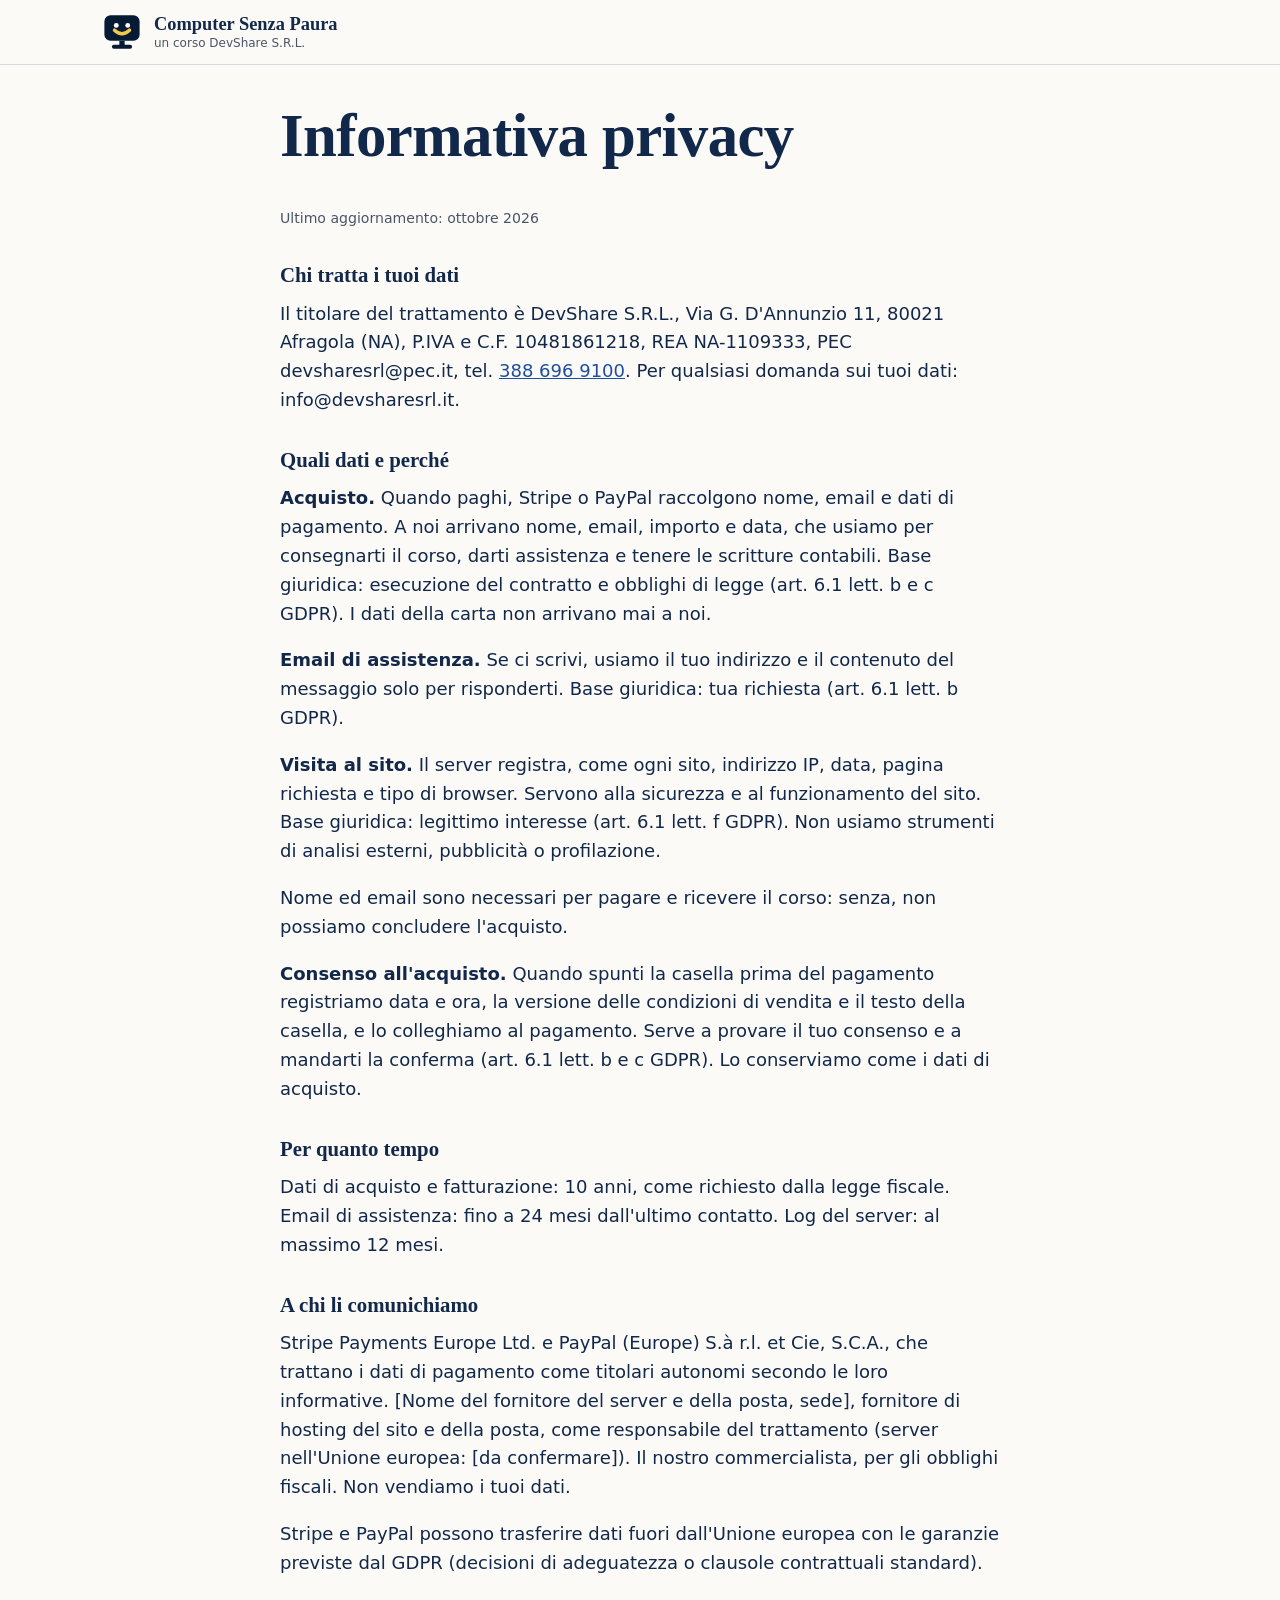
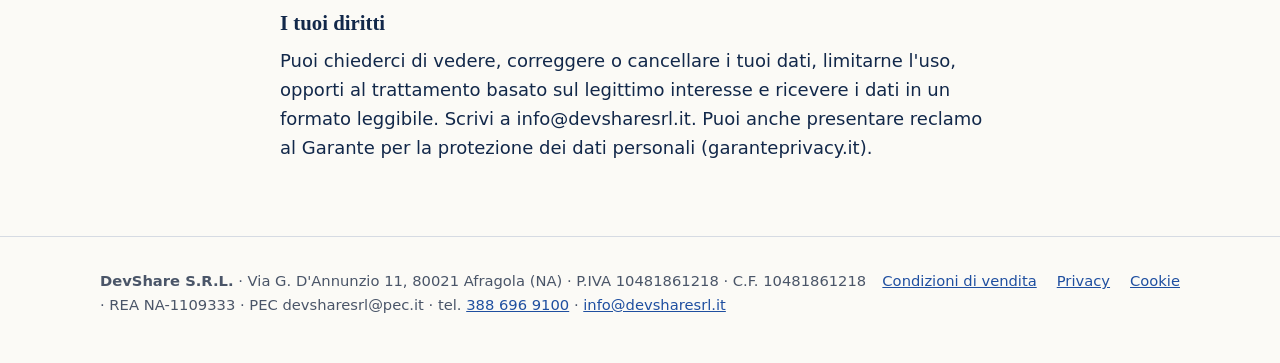
<file: nuovo-sito/legal/privacy.html>
<!doctype html>
<html lang="it">
<head>
<meta charset="utf-8">
<meta name="viewport" content="width=device-width, initial-scale=1">
<meta http-equiv="Content-Security-Policy" content="default-src 'self'; script-src 'self'; style-src 'self'; img-src 'self' data:; font-src 'self'; connect-src 'self'; object-src 'none'; base-uri 'self'; form-action 'none'; upgrade-insecure-requests">
<meta name="referrer" content="strict-origin-when-cross-origin">
<meta name="robots" content="noindex, nofollow, noarchive">
<meta name="description" content="Informativa privacy di Computer Senza Paura: quali dati tratta DevShare S.R.L., perché e per quanto tempo.">
<title>Informativa privacy · Computer Senza Paura</title>
<link rel="icon" href="../favicon.ico?v=20261019" sizes="16x16 32x32 48x48">
<link rel="icon" href="../favicon.svg?v=20261019" type="image/svg+xml">
<link rel="apple-touch-icon" href="../apple-touch-icon.png?v=20261019">
<link rel="stylesheet" href="../styles.css?v=20261019">
</head>
<body>
<header class="top"><div class="wrap top-in"><a class="brand" href="../"><img class="brand-mark" src="../assets/logo/simbolo.svg?v=20261019" alt="" width="44" height="44"><span>Computer Senza Paura<small>un corso DevShare S.R.L.</small></span></a></div></header>
<main class="wrap doc">
<h1>Informativa privacy</h1>
<p class="small">Ultimo aggiornamento: ottobre 2026</p>
<h2>Chi tratta i tuoi dati</h2>
<p>Il titolare del trattamento è DevShare S.R.L., Via G. D'Annunzio 11, 80021 Afragola (NA), P.IVA e C.F. 10481861218, REA NA-1109333, PEC devsharesrl@pec.it, tel. <a href="tel:+393886969100">388 696 9100</a>. Per qualsiasi domanda sui tuoi dati: info@devsharesrl.it.</p>
<h2>Quali dati e perché</h2>
<p><strong>Acquisto.</strong> Quando paghi, Stripe o PayPal raccolgono nome, email e dati di pagamento. A noi arrivano nome, email, importo e data, che usiamo per consegnarti il corso, darti assistenza e tenere le scritture contabili. Base giuridica: esecuzione del contratto e obblighi di legge (art. 6.1 lett. b e c GDPR). I dati della carta non arrivano mai a noi.</p>
<p><strong>Email di assistenza.</strong> Se ci scrivi, usiamo il tuo indirizzo e il contenuto del messaggio solo per risponderti. Base giuridica: tua richiesta (art. 6.1 lett. b GDPR).</p>
<p><strong>Visita al sito.</strong> Il server registra, come ogni sito, indirizzo IP, data, pagina richiesta e tipo di browser. Servono alla sicurezza e al funzionamento del sito. Base giuridica: legittimo interesse (art. 6.1 lett. f GDPR). Non usiamo strumenti di analisi esterni, pubblicità o profilazione.</p>
<p>Nome ed email sono necessari per pagare e ricevere il corso: senza, non possiamo concludere l'acquisto.</p>
<p><strong>Consenso all'acquisto.</strong> Quando spunti la casella prima del pagamento registriamo data e ora, la versione delle condizioni di vendita e il testo della casella, e lo colleghiamo al pagamento. Serve a provare il tuo consenso e a mandarti la conferma (art. 6.1 lett. b e c GDPR). Lo conserviamo come i dati di acquisto.</p>
<h2>Per quanto tempo</h2>
<p>Dati di acquisto e fatturazione: 10 anni, come richiesto dalla legge fiscale. Email di assistenza: fino a 24 mesi dall'ultimo contatto. Log del server: al massimo 12 mesi.</p>
<h2>A chi li comunichiamo</h2>
<p>Stripe Payments Europe Ltd. e PayPal (Europe) S.à r.l. et Cie, S.C.A., che trattano i dati di pagamento come titolari autonomi secondo le loro informative. [Nome del fornitore del server e della posta, sede], fornitore di hosting del sito e della posta, come responsabile del trattamento (server nell'Unione europea: [da confermare]). Il nostro commercialista, per gli obblighi fiscali. Non vendiamo i tuoi dati.</p>
<p>Stripe e PayPal possono trasferire dati fuori dall'Unione europea con le garanzie previste dal GDPR (decisioni di adeguatezza o clausole contrattuali standard).</p>
<h2>I tuoi diritti</h2>
<p>Puoi chiederci di vedere, correggere o cancellare i tuoi dati, limitarne l'uso, opporti al trattamento basato sul legittimo interesse e ricevere i dati in un formato leggibile. Scrivi a info@devsharesrl.it. Puoi anche presentare reclamo al Garante per la protezione dei dati personali (garanteprivacy.it).</p>
</main>
<footer class="foot"><div class="wrap foot-in"><div><p><strong>DevShare S.R.L.</strong> · Via G. D'Annunzio 11, 80021 Afragola (NA) · P.IVA 10481861218 · C.F. 10481861218 · REA NA-1109333 · PEC devsharesrl@pec.it · tel. <a href="tel:+393886969100">388 696 9100</a> · <a href="mailto:info@devsharesrl.it">info@devsharesrl.it</a></p></div>
<ul class="foot-links"><li><a href="../legal/termini.html">Condizioni di vendita</a></li><li><a href="../legal/privacy.html">Privacy</a></li><li><a href="../legal/cookie.html">Cookie</a></li></ul></div></footer>
</body>
</html>
</file>
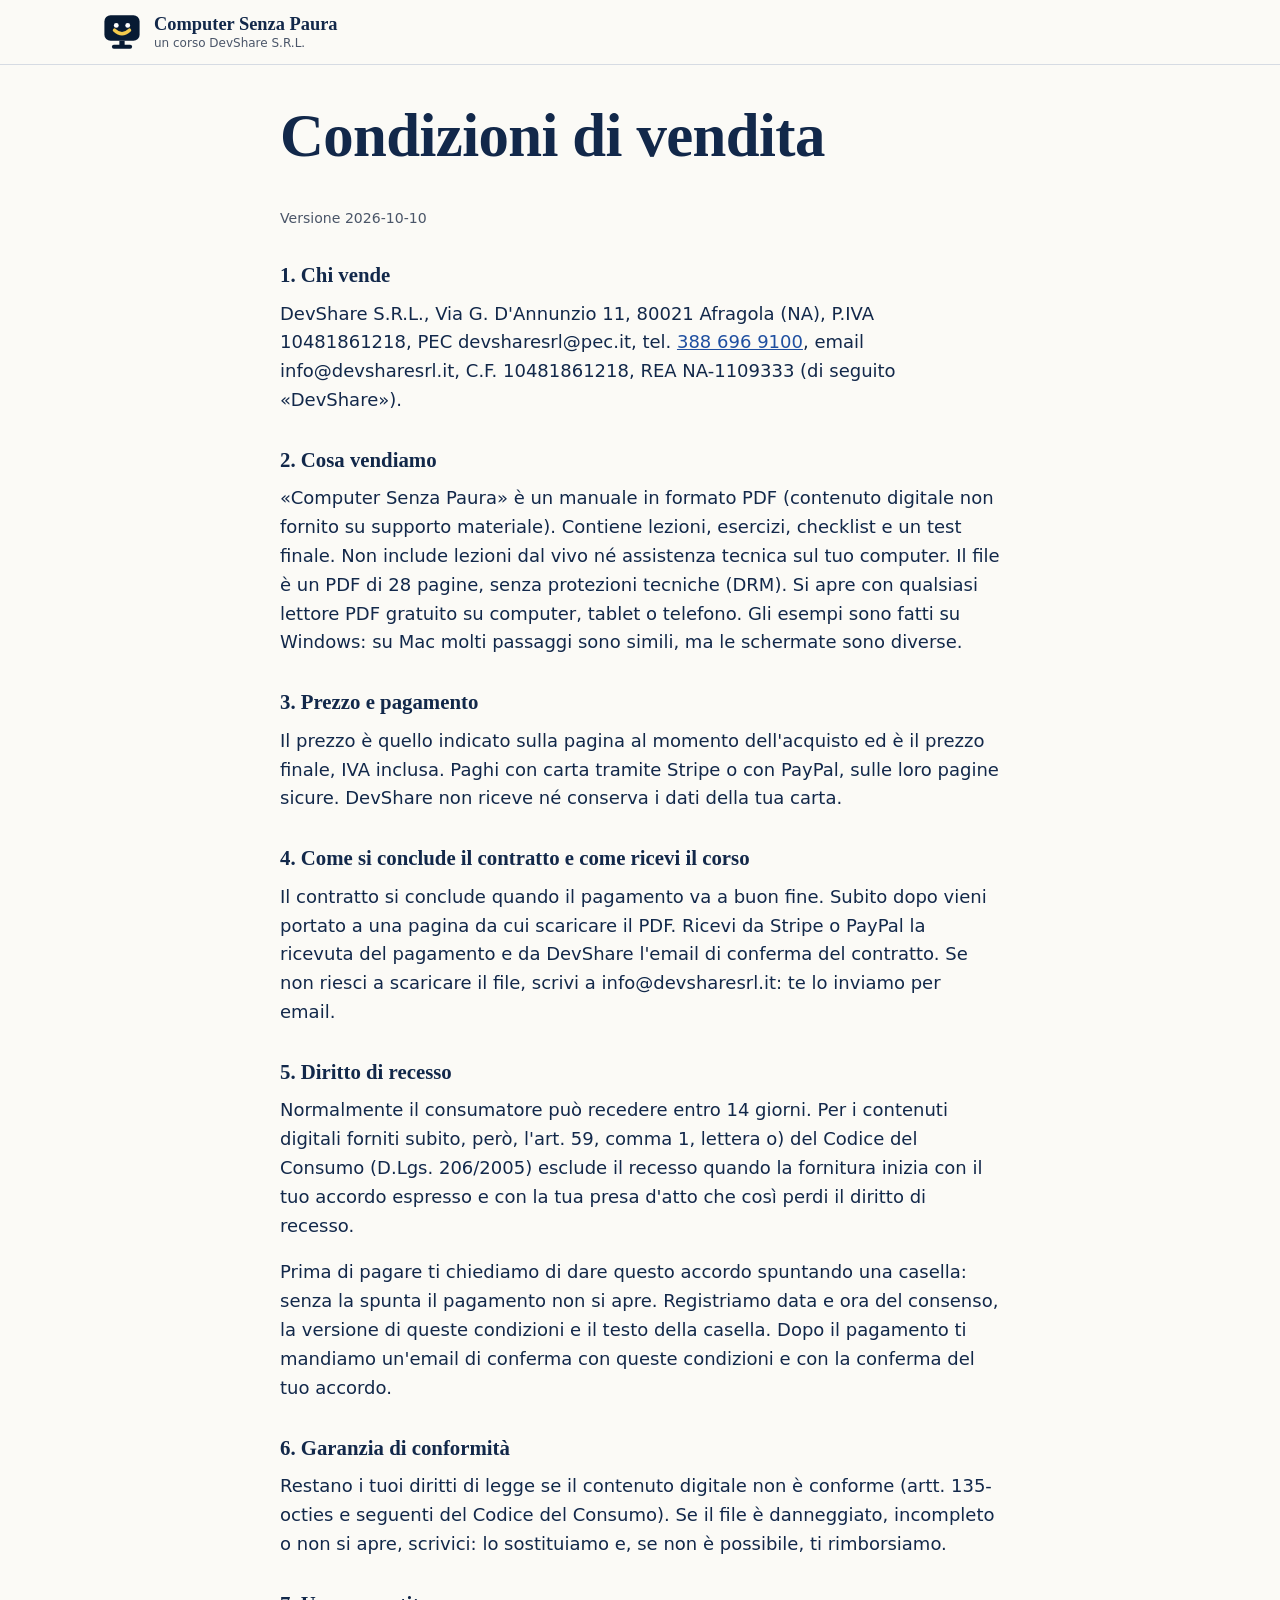
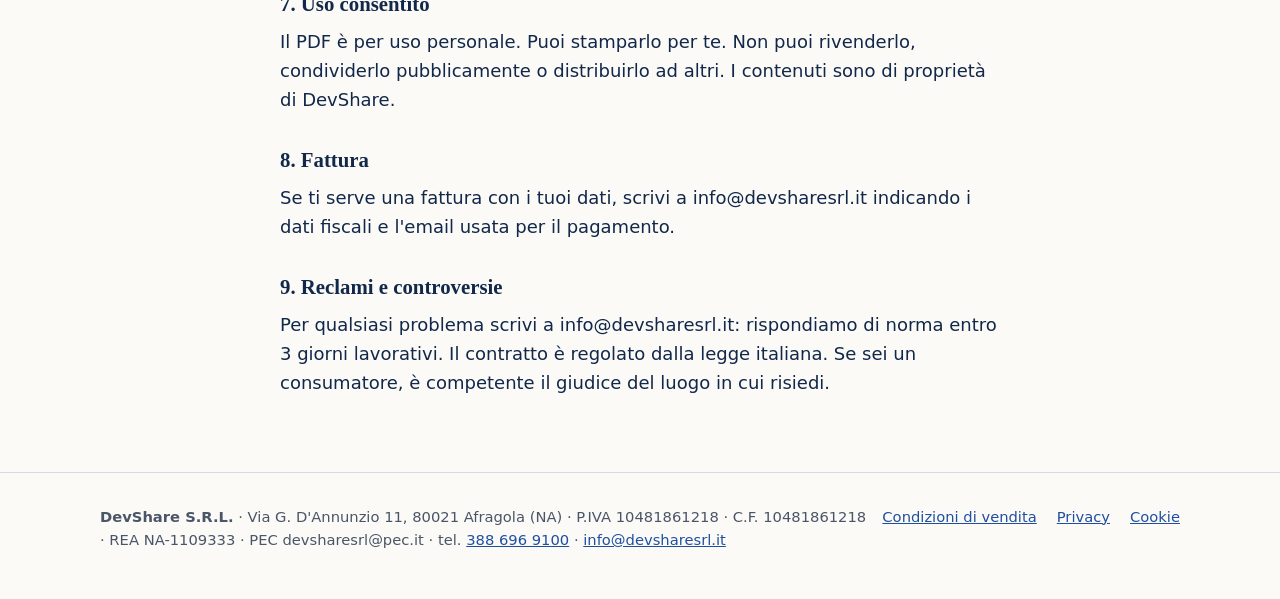
<file: nuovo-sito/legal/termini.html>
<!doctype html>
<html lang="it">
<head>
<meta charset="utf-8">
<meta name="viewport" content="width=device-width, initial-scale=1">
<meta http-equiv="Content-Security-Policy" content="default-src 'self'; script-src 'self'; style-src 'self'; img-src 'self' data:; font-src 'self'; connect-src 'self'; object-src 'none'; base-uri 'self'; form-action 'none'; upgrade-insecure-requests">
<meta name="referrer" content="strict-origin-when-cross-origin">
<meta name="robots" content="noindex, nofollow, noarchive">
<meta name="description" content="Condizioni di vendita del corso PDF Computer Senza Paura di DevShare S.R.L.: prezzo, consegna, recesso, garanzia.">
<title>Condizioni di vendita · Computer Senza Paura</title>
<link rel="icon" href="../favicon.ico?v=20261019" sizes="16x16 32x32 48x48">
<link rel="icon" href="../favicon.svg?v=20261019" type="image/svg+xml">
<link rel="apple-touch-icon" href="../apple-touch-icon.png?v=20261019">
<link rel="stylesheet" href="../styles.css?v=20261019">
</head>
<body>
<header class="top"><div class="wrap top-in"><a class="brand" href="../"><img class="brand-mark" src="../assets/logo/simbolo.svg?v=20261019" alt="" width="44" height="44"><span>Computer Senza Paura<small>un corso DevShare S.R.L.</small></span></a></div></header>
<main class="wrap doc">
<h1>Condizioni di vendita</h1>
<p class="small">Versione 2026-10-10</p>
<h2>1. Chi vende</h2>
<p>DevShare S.R.L., Via G. D'Annunzio 11, 80021 Afragola (NA), P.IVA 10481861218, PEC devsharesrl@pec.it, tel. <a href="tel:+393886969100">388 696 9100</a>, email info@devsharesrl.it, C.F. 10481861218, REA NA-1109333 (di seguito «DevShare»).</p>
<h2>2. Cosa vendiamo</h2>
<p>«Computer Senza Paura» è un manuale in formato PDF (contenuto digitale non fornito su supporto materiale). Contiene lezioni, esercizi, checklist e un test finale. Non include lezioni dal vivo né assistenza tecnica sul tuo computer. Il file è un PDF di 28 pagine, senza protezioni tecniche (DRM). Si apre con qualsiasi lettore PDF gratuito su computer, tablet o telefono. Gli esempi sono fatti su Windows: su Mac molti passaggi sono simili, ma le schermate sono diverse.</p>
<h2>3. Prezzo e pagamento</h2>
<p>Il prezzo è quello indicato sulla pagina al momento dell'acquisto ed è il prezzo finale, IVA inclusa. Paghi con carta tramite Stripe o con PayPal, sulle loro pagine sicure. DevShare non riceve né conserva i dati della tua carta.</p>
<h2>4. Come si conclude il contratto e come ricevi il corso</h2>
<p>Il contratto si conclude quando il pagamento va a buon fine. Subito dopo vieni portato a una pagina da cui scaricare il PDF. Ricevi da Stripe o PayPal la ricevuta del pagamento e da DevShare l'email di conferma del contratto. Se non riesci a scaricare il file, scrivi a info@devsharesrl.it: te lo inviamo per email.</p>
<h2>5. Diritto di recesso</h2>
<p>Normalmente il consumatore può recedere entro 14 giorni. Per i contenuti digitali forniti subito, però, l'art. 59, comma 1, lettera o) del Codice del Consumo (D.Lgs. 206/2005) esclude il recesso quando la fornitura inizia con il tuo accordo espresso e con la tua presa d'atto che così perdi il diritto di recesso.</p>
<p>Prima di pagare ti chiediamo di dare questo accordo spuntando una casella: senza la spunta il pagamento non si apre. Registriamo data e ora del consenso, la versione di queste condizioni e il testo della casella. Dopo il pagamento ti mandiamo un'email di conferma con queste condizioni e con la conferma del tuo accordo.</p>
<h2>6. Garanzia di conformità</h2>
<p>Restano i tuoi diritti di legge se il contenuto digitale non è conforme (artt. 135-octies e seguenti del Codice del Consumo). Se il file è danneggiato, incompleto o non si apre, scrivici: lo sostituiamo e, se non è possibile, ti rimborsiamo.</p>
<h2>7. Uso consentito</h2>
<p>Il PDF è per uso personale. Puoi stamparlo per te. Non puoi rivenderlo, condividerlo pubblicamente o distribuirlo ad altri. I contenuti sono di proprietà di DevShare.</p>
<h2>8. Fattura</h2>
<p>Se ti serve una fattura con i tuoi dati, scrivi a info@devsharesrl.it indicando i dati fiscali e l'email usata per il pagamento.</p>
<h2>9. Reclami e controversie</h2>
<p>Per qualsiasi problema scrivi a info@devsharesrl.it: rispondiamo di norma entro 3 giorni lavorativi. Il contratto è regolato dalla legge italiana. Se sei un consumatore, è competente il giudice del luogo in cui risiedi.</p>
</main>
<footer class="foot"><div class="wrap foot-in"><div><p><strong>DevShare S.R.L.</strong> · Via G. D'Annunzio 11, 80021 Afragola (NA) · P.IVA 10481861218 · C.F. 10481861218 · REA NA-1109333 · PEC devsharesrl@pec.it · tel. <a href="tel:+393886969100">388 696 9100</a> · <a href="mailto:info@devsharesrl.it">info@devsharesrl.it</a></p></div>
<ul class="foot-links"><li><a href="../legal/termini.html">Condizioni di vendita</a></li><li><a href="../legal/privacy.html">Privacy</a></li><li><a href="../legal/cookie.html">Cookie</a></li></ul></div></footer>
</body>
</html>
</file>
<file: styles.css>
:root {
  --navy: #071a33;
  --blue: #0a55b8;
  --blue-soft: #eaf3ff;
  --gold: #f2c94c;
  --gold-deep: #c58a00;
  --ink: #142033;
  --muted: #5c6978;
  --line: #dbe5f1;
  --white: #ffffff;
  --paper: #f5f8fc;
  --shadow: 0 24px 70px rgba(7, 26, 51, 0.18);
}

* {
  box-sizing: border-box;
}

html {
  scroll-behavior: smooth;
}

body {
  margin: 0;
  font-family: Arial, Helvetica, sans-serif;
  color: var(--ink);
  background: var(--paper);
  line-height: 1.55;
}

img {
  display: block;
  max-width: 100%;
}

a {
  color: inherit;
}

a:focus-visible,
summary:focus-visible {
  outline: 3px solid var(--gold);
  outline-offset: 4px;
}

.skip-link {
  position: absolute;
  left: 16px;
  top: -60px;
  z-index: 50;
  padding: 10px 14px;
  background: var(--navy);
  color: var(--white);
  border-radius: 6px;
}

.skip-link:focus {
  top: 16px;
}

.site-header {
  position: sticky;
  top: 0;
  z-index: 20;
  display: flex;
  align-items: center;
  justify-content: space-between;
  gap: 22px;
  padding: 14px clamp(18px, 5vw, 72px);
  background: rgba(255, 255, 255, 0.94);
  border-bottom: 1px solid rgba(219, 229, 241, 0.9);
  backdrop-filter: blur(14px);
}

.brand,
.header-actions {
  display: flex;
  align-items: center;
}

.brand {
  gap: 12px;
  text-decoration: none;
  color: var(--navy);
}

.brand strong,
.brand small {
  display: block;
}

.brand strong {
  font-size: 15px;
}

.brand small {
  color: var(--muted);
  font-size: 12px;
}

.brand-mark {
  flex: none;
  width: 44px;
  height: 44px;
}

.header-actions {
  gap: 18px;
}

.header-actions a {
  text-decoration: none;
  color: var(--muted);
  font-weight: 800;
  font-size: 14px;
}

.header-actions .nav-cta {
  padding: 10px 14px;
  border-radius: 7px;
  background: var(--gold);
  color: var(--navy);
}

.hero {
  position: relative;
  display: grid;
  grid-template-columns: minmax(0, 1.05fr) minmax(320px, 0.88fr);
  gap: clamp(28px, 5vw, 68px);
  align-items: center;
  min-height: calc(100vh - 72px);
  padding: clamp(54px, 8vw, 104px) clamp(18px, 5vw, 72px) clamp(36px, 5vw, 72px);
  overflow: hidden;
  color: var(--white);
  background:
    linear-gradient(120deg, rgba(7, 26, 51, 0.96) 0%, rgba(10, 85, 184, 0.84) 58%, rgba(7, 26, 51, 0.8) 100%),
    url("assets/images/a_clean_modern_high_resolution_illustrative_comp.png") center / cover;
}

.hero::after {
  content: "";
  position: absolute;
  inset: auto 0 0;
  height: 140px;
  background: linear-gradient(180deg, rgba(245, 248, 252, 0), var(--paper));
  pointer-events: none;
}

.hero-copy,
.product-preview {
  position: relative;
  z-index: 1;
}

.hero-copy {
  max-width: 780px;
}

.eyebrow {
  margin: 0 0 14px;
  color: var(--gold);
  font-weight: 900;
  text-transform: uppercase;
  letter-spacing: 0;
  font-size: 13px;
}

h1,
h2,
h3,
p {
  margin-top: 0;
}

h1 {
  max-width: 840px;
  margin-bottom: 20px;
  font-size: clamp(42px, 7vw, 78px);
  line-height: 0.98;
  letter-spacing: 0;
}

h2 {
  margin-bottom: 16px;
  font-size: clamp(30px, 4.5vw, 54px);
  line-height: 1.05;
  color: var(--navy);
  letter-spacing: 0;
}

h3 {
  margin-bottom: 8px;
  color: var(--navy);
  font-size: 21px;
}

.lead {
  max-width: 680px;
  margin-bottom: 28px;
  color: rgba(255, 255, 255, 0.88);
  font-size: clamp(19px, 2.4vw, 25px);
}

.hero-actions {
  display: flex;
  flex-wrap: wrap;
  gap: 12px;
  margin-bottom: 18px;
}

.button {
  display: inline-flex;
  align-items: center;
  justify-content: center;
  min-height: 54px;
  padding: 15px 22px;
  border-radius: 7px;
  text-decoration: none;
  font-weight: 900;
  line-height: 1.1;
}

.button-primary {
  background: var(--gold);
  color: var(--navy);
  box-shadow: 0 16px 34px rgba(242, 201, 76, 0.26);
}

.button-paypal {
  background: var(--white);
  color: var(--navy);
}

.button-secondary {
  color: var(--white);
  border: 1px solid rgba(255, 255, 255, 0.48);
  background: rgba(255, 255, 255, 0.08);
}

.delivery-note {
  margin-top: 24px;
  padding: 16px 18px;
  border-left: 4px solid var(--gold);
  background: var(--blue-soft);
  color: var(--navy);
  font-weight: 800;
}

.trust-row {
  display: flex;
  flex-wrap: wrap;
  gap: 10px;
}

.trust-row span {
  padding: 9px 11px;
  border: 1px solid rgba(255, 255, 255, 0.28);
  border-radius: 7px;
  background: rgba(255, 255, 255, 0.1);
  color: rgba(255, 255, 255, 0.86);
  font-size: 14px;
  font-weight: 800;
}

.product-preview {
  align-self: stretch;
  display: grid;
  align-content: end;
  min-height: 520px;
  padding: 18px;
  border: 1px solid rgba(255, 255, 255, 0.28);
  border-radius: 8px;
  background: rgba(255, 255, 255, 0.12);
  box-shadow: var(--shadow);
}

.product-preview img {
  width: 100%;
  min-height: 360px;
  object-fit: cover;
  border-radius: 8px;
}

.preview-card {
  margin: -76px 18px 0;
  padding: 22px;
  border-radius: 8px;
  background: var(--white);
  color: var(--ink);
  box-shadow: 0 18px 45px rgba(7, 26, 51, 0.22);
}

.preview-card p,
.preview-card span {
  margin: 0;
  color: var(--muted);
}

.preview-card strong {
  display: block;
  margin: 4px 0 8px;
  color: var(--navy);
  font-size: 27px;
}

.value-strip {
  display: grid;
  grid-template-columns: repeat(3, minmax(0, 1fr));
  gap: 1px;
  padding: 0 clamp(18px, 5vw, 72px);
  background: var(--line);
}

.value-strip div {
  padding: 28px;
  background: var(--white);
}

.value-strip strong,
.value-strip span {
  display: block;
}

.value-strip strong {
  color: var(--navy);
  font-size: 27px;
}

.value-strip span {
  color: var(--muted);
}

section {
  padding: clamp(64px, 8vw, 104px) clamp(18px, 5vw, 72px);
}

.band {
  background: var(--white);
}

.section-copy {
  max-width: 840px;
}

.section-copy p,
.method-copy p,
.package p {
  color: var(--muted);
  font-size: 18px;
}

.check-grid,
.feature-grid,
.method-steps {
  display: grid;
  grid-template-columns: repeat(4, minmax(0, 1fr));
  gap: 16px;
  margin-top: 30px;
}

.check-grid div,
.feature-grid article,
.method-steps article {
  min-height: 164px;
  padding: 24px;
  border: 1px solid var(--line);
  border-radius: 8px;
  background: var(--paper);
}

.check-grid div {
  display: flex;
  align-items: center;
  color: var(--navy);
  font-weight: 900;
}

.method {
  display: grid;
  grid-template-columns: minmax(0, 0.72fr) minmax(0, 1fr);
  gap: clamp(28px, 5vw, 70px);
  align-items: start;
}

.method-steps {
  grid-template-columns: repeat(3, minmax(0, 1fr));
  margin-top: 0;
}

.method-steps article,
.feature-grid article {
  background: var(--white);
  box-shadow: 0 16px 40px rgba(7, 26, 51, 0.06);
}

.method-steps span,
.feature-grid article span {
  display: inline-flex;
  align-items: center;
  justify-content: center;
  width: 42px;
  height: 42px;
  margin-bottom: 18px;
  border-radius: 8px;
  background: var(--blue-soft);
  color: var(--blue);
  font-weight: 900;
}

.method-steps p,
.feature-grid p {
  color: var(--muted);
  margin-bottom: 0;
}

.package {
  display: grid;
  grid-template-columns: minmax(0, 0.95fr) minmax(320px, 1fr);
  gap: clamp(30px, 5vw, 70px);
  align-items: center;
}

.clean-list {
  display: grid;
  gap: 12px;
  padding: 0;
  margin: 24px 0 0;
  list-style: none;
}

.clean-list li {
  position: relative;
  padding-left: 34px;
  color: var(--muted);
  font-size: 18px;
}

.clean-list li::before {
  content: "";
  position: absolute;
  left: 0;
  top: 0.45em;
  width: 16px;
  height: 16px;
  border-radius: 4px;
  background: var(--gold);
  box-shadow: inset 0 0 0 4px var(--white);
}

.package-summary {
  display: grid;
  grid-template-columns: repeat(2, minmax(0, 1fr));
  gap: 16px;
}

.package-summary div {
  min-height: 154px;
  padding: 24px;
  border: 1px solid var(--line);
  border-radius: 8px;
  background: var(--white);
  box-shadow: 0 18px 44px rgba(7, 26, 51, 0.08);
}

.package-summary strong,
.package-summary span {
  display: block;
}

.package-summary strong {
  margin-bottom: 10px;
  color: var(--navy);
  font-size: 24px;
}

.package-summary span {
  color: var(--muted);
}

.audience {
  text-align: center;
}

.audience .section-copy {
  margin: 0 auto;
}

.help-service {
  display: grid;
  grid-template-columns: minmax(0, 0.8fr) minmax(320px, 1fr);
  gap: clamp(26px, 5vw, 64px);
  align-items: center;
  background: var(--navy);
  color: var(--white);
}

.help-copy h2 {
  color: var(--white);
}

.help-copy p:not(.eyebrow) {
  max-width: 620px;
  color: rgba(255, 255, 255, 0.78);
  font-size: 18px;
}

.help-actions {
  display: grid;
  grid-template-columns: repeat(3, minmax(0, 1fr));
  gap: 16px;
}

.help-card {
  min-height: 160px;
  padding: 24px;
  border: 1px solid rgba(255, 255, 255, 0.18);
  border-radius: 8px;
  background: rgba(255, 255, 255, 0.08);
  color: var(--white);
  text-decoration: none;
  box-shadow: 0 18px 44px rgba(0, 0, 0, 0.18);
}

.help-card strong,
.help-card span {
  display: block;
}

.help-card strong {
  margin-bottom: 10px;
  color: var(--gold);
  font-size: 24px;
}

.help-card span {
  color: rgba(255, 255, 255, 0.82);
  font-weight: 800;
}

.offer {
  background:
    linear-gradient(120deg, rgba(7, 26, 51, 0.98), rgba(10, 85, 184, 0.9)),
    url("assets/images/a_clean_modern_3d_illustration_scene_of_a_laptop.png") center / cover;
  color: var(--white);
}

.offer-panel {
  max-width: 780px;
  margin: 0 auto;
  text-align: center;
}

.offer h2 {
  color: var(--white);
}

.offer p {
  color: rgba(255, 255, 255, 0.84);
  font-size: 18px;
}

.price {
  margin: 24px auto;
  color: var(--gold);
  font-size: clamp(58px, 10vw, 96px);
  line-height: 1;
  font-weight: 900;
}

.payment-actions {
  display: flex;
  flex-wrap: wrap;
  justify-content: center;
  gap: 12px;
}

.microcopy {
  margin: 14px 0 0;
  color: rgba(255, 255, 255, 0.74);
  font-size: 14px;
}

.faq-list {
  display: grid;
  gap: 12px;
  margin-top: 28px;
}

details {
  border: 1px solid var(--line);
  border-radius: 8px;
  background: var(--white);
  overflow: hidden;
}

summary {
  cursor: pointer;
  padding: 18px 20px;
  color: var(--navy);
  font-weight: 900;
}

details p {
  margin: 0;
  padding: 0 20px 20px;
  color: var(--muted);
}

.site-footer {
  display: grid;
  gap: 8px;
  padding: 30px clamp(18px, 5vw, 72px);
  background: var(--navy);
  color: var(--white);
}

.site-footer a {
  color: var(--white);
}

.footer-note {
  color: rgba(255, 255, 255, 0.66);
  font-size: 13px;
}

@media (max-width: 980px) {
  .site-header {
    position: static;
    align-items: flex-start;
    flex-direction: column;
  }

  .header-actions {
    width: 100%;
    justify-content: space-between;
    gap: 10px;
  }

  .hero,
  .method,
  .package,
  .help-service {
    grid-template-columns: 1fr;
  }

  .hero {
    min-height: auto;
  }

  .product-preview {
    min-height: auto;
  }

  .check-grid,
  .feature-grid,
  .method-steps,
  .value-strip {
    grid-template-columns: repeat(2, minmax(0, 1fr));
  }
}

@media (max-width: 620px) {
  .header-actions a:not(.nav-cta) {
    display: none;
  }

  .hero {
    padding-top: 38px;
  }

  h1 {
    font-size: 41px;
  }

  .button {
    width: 100%;
  }

  .payment-actions {
    width: 100%;
  }

  .trust-row span {
    width: 100%;
  }

  .product-preview img {
    min-height: 250px;
  }

  .preview-card {
    margin: -48px 12px 0;
  }

  .check-grid,
  .feature-grid,
  .method-steps,
  .package-summary,
  .help-actions,
  .value-strip {
    grid-template-columns: 1fr;
  }

  .check-grid div,
  .feature-grid article,
  .method-steps article {
    min-height: 132px;
  }
}
</file>
<file: nuovo-sito/styles.css>
:root{--paper:#fbfaf6;--paper2:#e9edf3;--ink:#12284a;--muted:#4a5568;--accent:#f2c94c;--accent-d:#1f4fa0;--line:#d6dbe3;
--serif:Charter,"Bitstream Charter","Sitka Text",Cambria,Georgia,serif;--sans:system-ui,-apple-system,"Segoe UI",Roboto,"Helvetica Neue",Arial,sans-serif}
*{box-sizing:border-box}
html{-webkit-text-size-adjust:100%}
body{margin:0;background:var(--paper);color:var(--ink);font:18px/1.6 var(--sans)}
img{max-width:100%;height:auto;display:block}
a{color:var(--accent-d)}
h1,h2,h3{font-family:var(--serif);font-weight:700;line-height:1.15;margin:0 0 .6em}
h1{font-size:clamp(2.2rem,8vw,3.8rem);letter-spacing:-.01em}
h2{font-size:clamp(1.5rem,5vw,2.2rem)}
h3{font-size:1.2rem;margin-bottom:.3em}
p{margin:0 0 1em}
.wrap{max-width:1120px;margin:0 auto;padding:0 20px}
.skip{position:absolute;left:-999px}.skip:focus{left:10px;top:10px;background:#fff;padding:8px;z-index:9}
.top{border-bottom:1px solid var(--line);background:var(--paper)}
.top-in{display:flex;justify-content:space-between;align-items:center;min-height:64px;gap:12px}
.brand{display:flex;align-items:center;gap:10px;font-family:var(--serif);font-weight:700;font-size:1.15rem;color:var(--ink);text-decoration:none;line-height:1.1}
.brand-mark{flex:none;width:44px;height:44px}
.brand small{display:block;font:400 .75rem var(--sans);color:var(--muted);margin-top:2px}
.top-buy{font-weight:600;font-size:.95rem;color:var(--ink);border:2px solid var(--ink);padding:6px 12px;border-radius:4px;text-decoration:none;white-space:nowrap}
.kicker{text-transform:uppercase;letter-spacing:.08em;font-size:.8rem;font-weight:700;color:var(--accent-d);margin-bottom:.8em}
.hero{display:grid;gap:28px;padding-top:36px;padding-bottom:48px}
.lead{font-size:1.15rem;color:var(--muted);max-width:34em}
.price-row{display:flex;flex-wrap:wrap;align-items:center;gap:16px 22px;margin-top:8px}
.price-note{font-size:.9rem;color:var(--muted);margin:0}
.hero-img img{border-radius:4px;box-shadow:12px 12px 0 var(--paper2)}
.btn{display:inline-block;background:var(--accent);color:var(--ink);font-weight:700;text-decoration:none;padding:14px 22px;border-radius:4px;border:2px solid var(--accent);font-size:1.05rem;cursor:pointer}
.btn:hover{background:#e0b42e;border-color:#e0b42e}
.btn-alt{background:transparent;color:var(--ink);border-color:var(--ink)}
.btn-alt:hover{background:var(--ink);color:#fff;border-color:var(--ink)}
.btn:disabled{opacity:.45;cursor:not-allowed}
button.btn{font-family:inherit;line-height:1.3}
.iva{font:600 1rem var(--sans);color:var(--muted);vertical-align:middle}
.band{background:var(--ink);color:var(--paper);padding:48px 0}
.band a{color:#f2c94c}
.two{display:grid;gap:24px}
.plain{list-style:none;padding:0;margin:0;font-family:var(--serif);font-size:1.15rem}
.plain li{padding:10px 0;border-bottom:1px solid #2c4470}
.section{padding-top:56px;padding-bottom:56px}
.intro{max-width:40em;color:var(--muted)}
.chapters{list-style:none;padding:0;margin:28px 0 12px;border-top:2px solid var(--ink)}
.chapters li{display:flex;gap:18px;padding:20px 0;border-bottom:1px solid var(--line)}
.chapters .n{font-family:var(--serif);font-size:2rem;line-height:1;color:var(--accent-d);min-width:1.2em}
.chapters p{margin:0;color:var(--muted)}
.small{font-size:.88rem;color:var(--muted)}
.band .small{color:#c4cddb}
.pages{max-width:760px;display:grid;grid-template-columns:repeat(3,1fr);gap:14px;margin-top:20px}
.page{margin:0}
.page figcaption{font-size:.85rem;color:var(--muted);margin-top:8px}
.ph-in{aspect-ratio:210/297;background:#fff;border:1px solid var(--line);display:flex;flex-direction:column;justify-content:center;align-items:center;text-align:center;padding:10px;font-size:.8rem;gap:4px;background-image:repeating-linear-gradient(0deg,transparent 0 14px,#eee8dd 14px 15px)}
.ph-in b{font-family:var(--serif);font-size:1rem}
.ph-in em{color:var(--accent-d);font-style:normal;font-weight:600}
.checks{list-style:none;padding:0;margin:0}
.checks li{padding:10px 0 10px 30px;position:relative;border-bottom:1px solid #2c4470}
.checks li::before{content:"";position:absolute;left:4px;top:18px;width:12px;height:7px;border-left:3px solid #f2c94c;border-bottom:3px solid #f2c94c;transform:rotate(-45deg)}
.buy-box{background:#fff;border:2px solid var(--ink);padding:28px 22px;max-width:640px}
.big-price{font-family:var(--serif);font-size:4rem;line-height:1;margin:0 0 .1em}
.consent{margin:22px 0 18px;padding:14px;background:var(--paper);border-left:4px solid var(--ink)}
.consent{display:flex;gap:12px;align-items:flex-start}.consent label{font-size:.95rem;cursor:pointer}
.consent input{width:26px;height:26px;flex:none;margin:2px 0 0;accent-color:var(--ink)}
.consent input:focus-visible{outline:3px solid var(--accent-d);outline-offset:3px}
.demo{background:#fff3c4;border:2px dashed var(--ink);padding:12px 16px;margin:16px 0}
.pay{display:flex;flex-wrap:wrap;gap:12px;margin-bottom:10px}
.pay .btn{flex:1 1 200px;text-align:center}
details{border-bottom:1px solid var(--line);padding:14px 0}
details:first-of-type{border-top:2px solid var(--ink)}
summary{cursor:pointer;font-weight:600;font-size:1.05rem}
details p{margin:10px 0 0;color:var(--muted)}
.foot{border-top:1px solid var(--line);padding:32px 0;font-size:.92rem;color:var(--muted)}
.foot-in{display:grid;gap:16px}
.foot-links{list-style:none;padding:0;margin:0;display:flex;flex-wrap:wrap;gap:8px 20px}
.doc{max-width:760px;padding-top:36px;padding-bottom:56px}
.doc h2{font-size:1.3rem;margin-top:1.6em}
.download{background:#fff;border:2px solid var(--ink);padding:24px;margin:24px 0}
:focus-visible{outline:3px solid var(--accent-d);outline-offset:2px}
@media (min-width:900px){
 .hero{grid-template-columns:1.05fr 1fr;align-items:center;padding-top:64px;padding-bottom:80px}
 .two{grid-template-columns:1fr 1fr;gap:56px}
 .foot-in{grid-template-columns:1fr auto}
}
@media (max-width:420px){.pages{grid-template-columns:repeat(3,1fr);gap:8px}.ph-in{font-size:.65rem}}

.chapters{columns:1}
@media (min-width:900px){.chapters{display:grid;grid-template-columns:1fr 1fr;column-gap:48px}}
.page img{border:1px solid var(--line);box-shadow:4px 4px 0 var(--paper2)}
.links{list-style:none;padding:0;margin:0;display:flex;flex-wrap:wrap;gap:10px 24px;font-weight:600}
</file>
